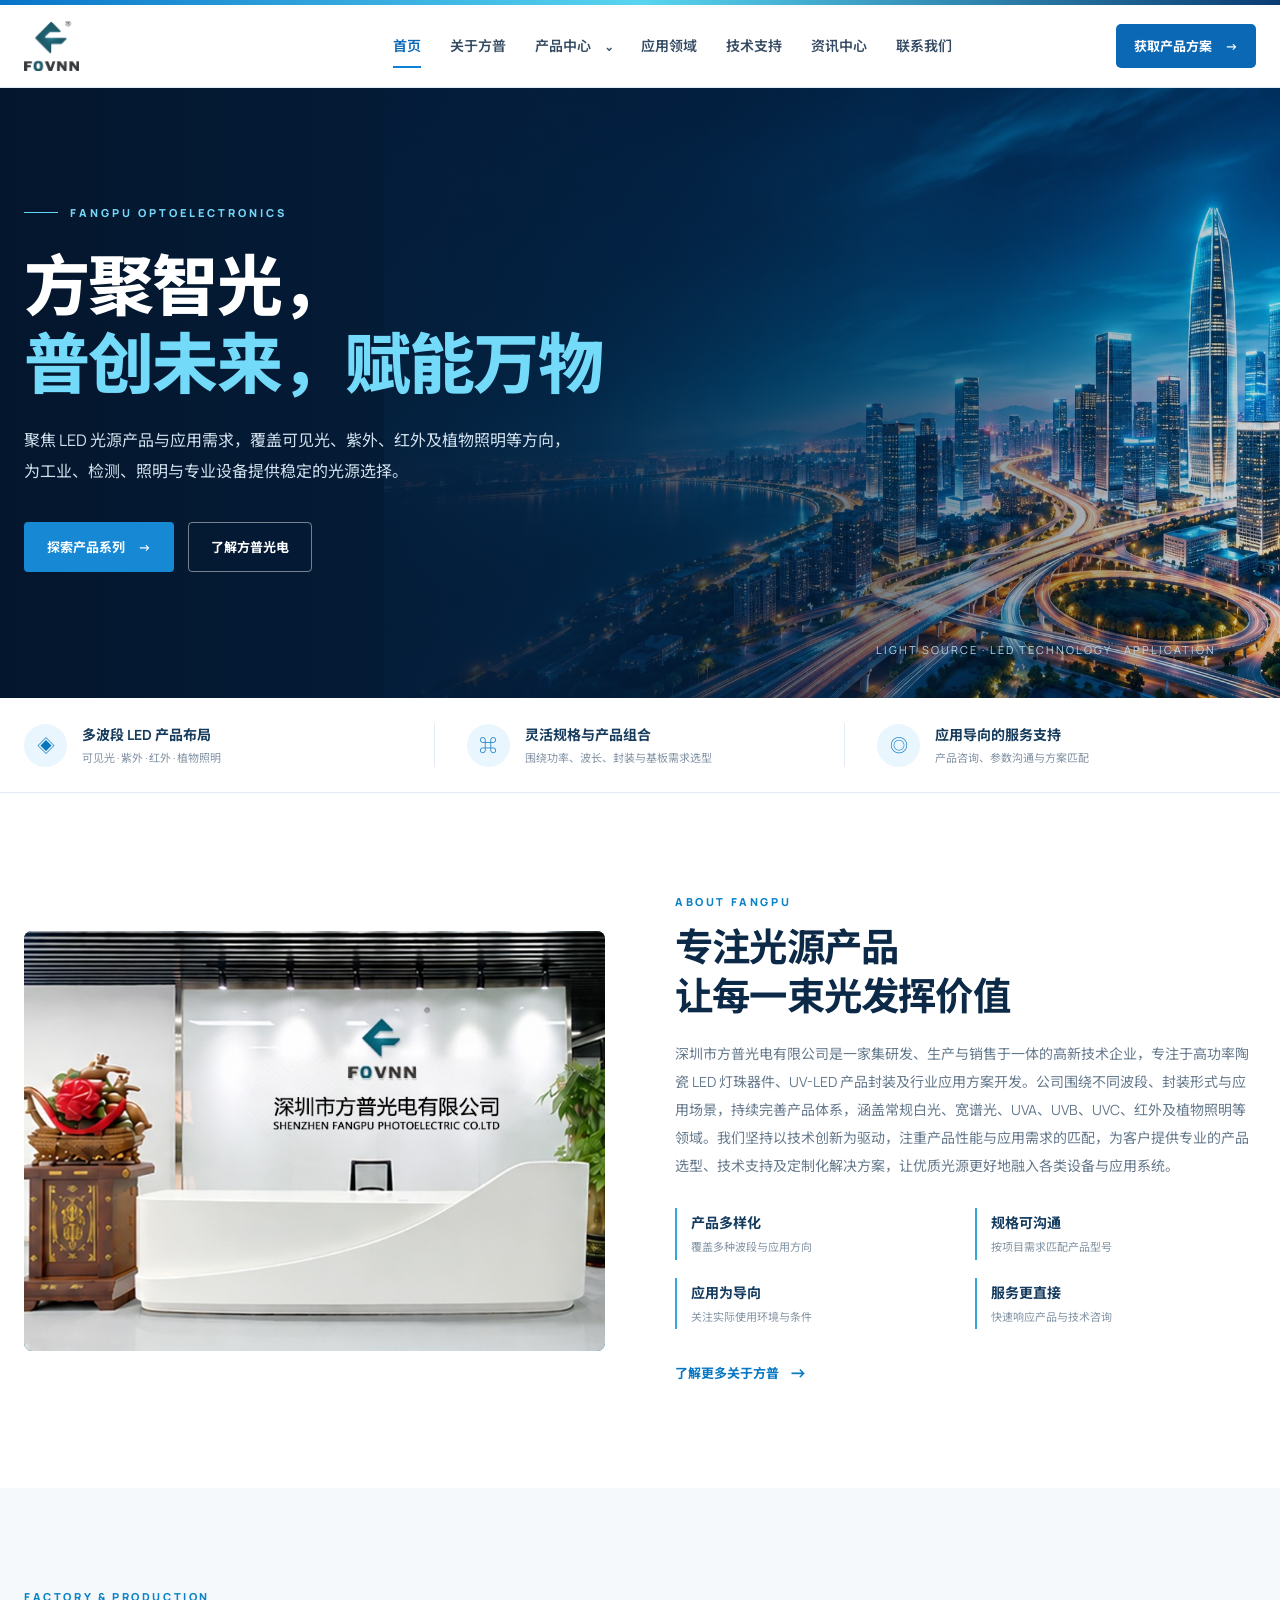
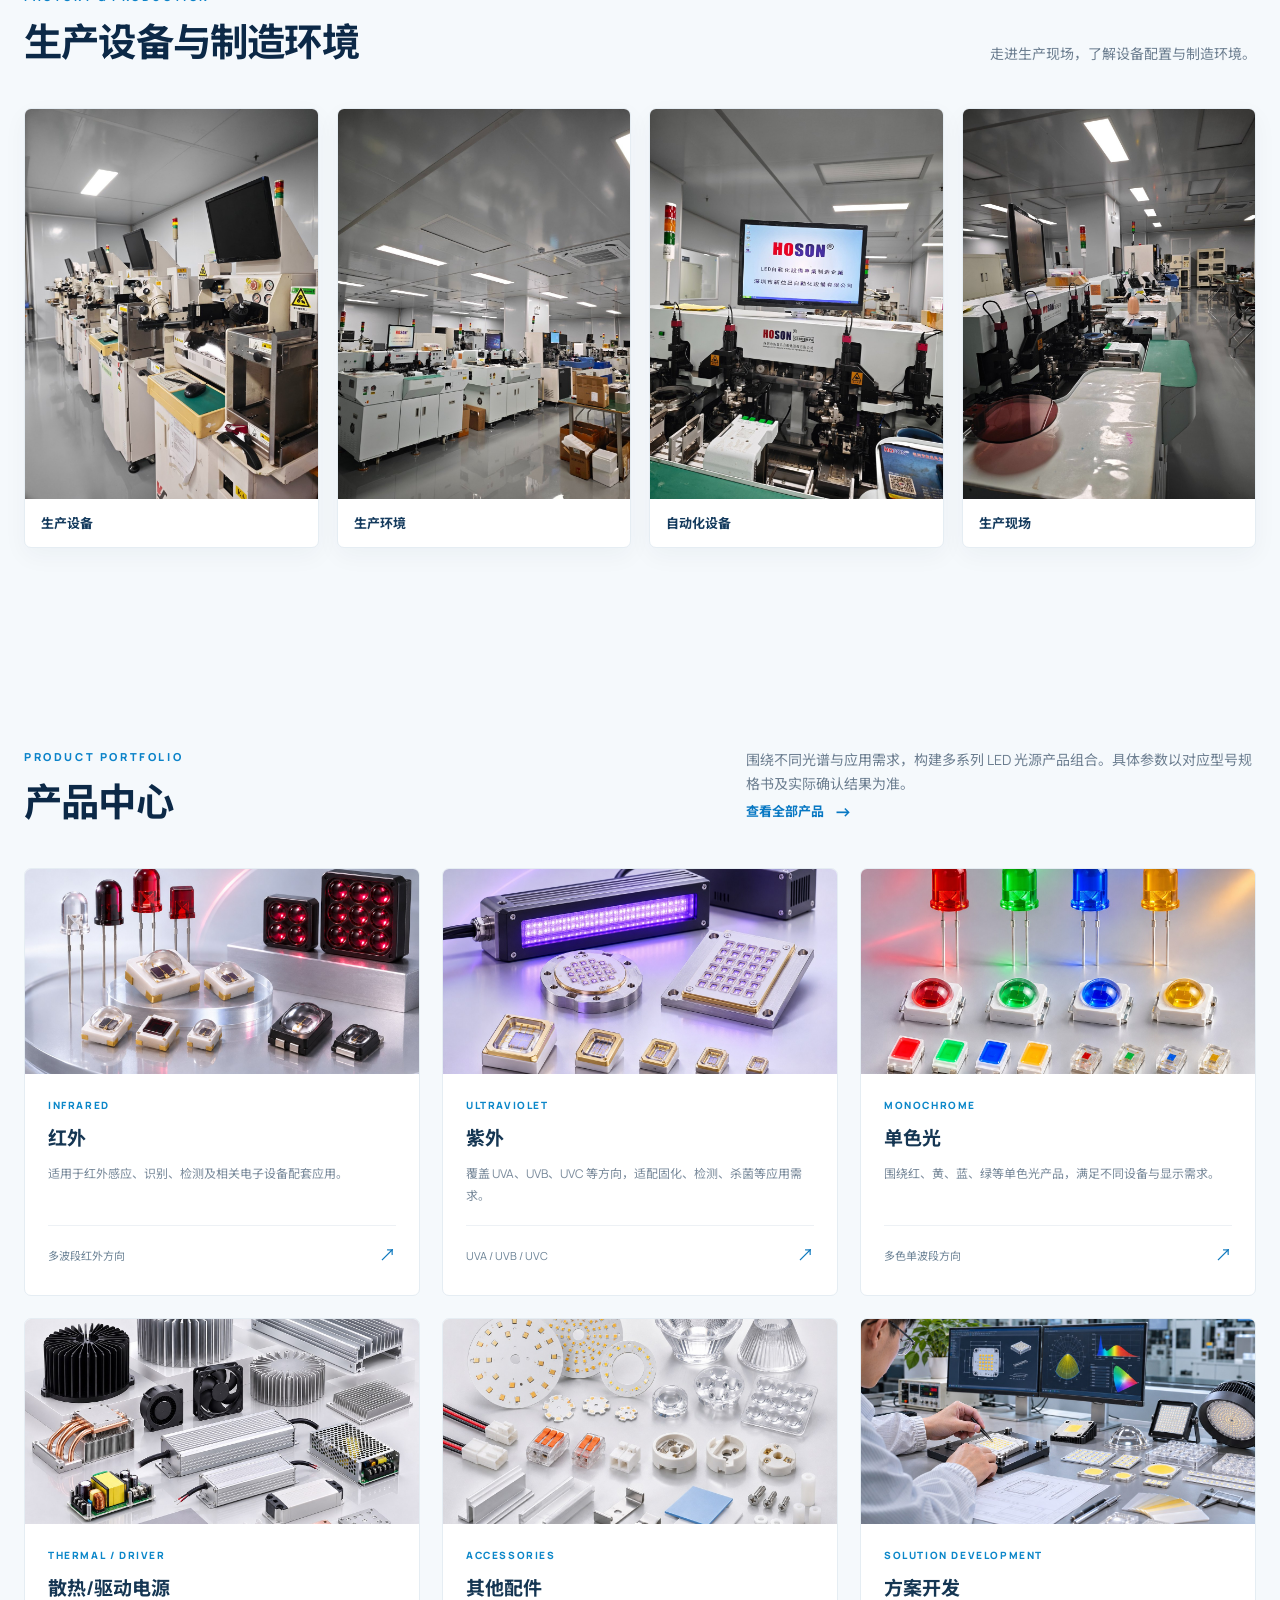
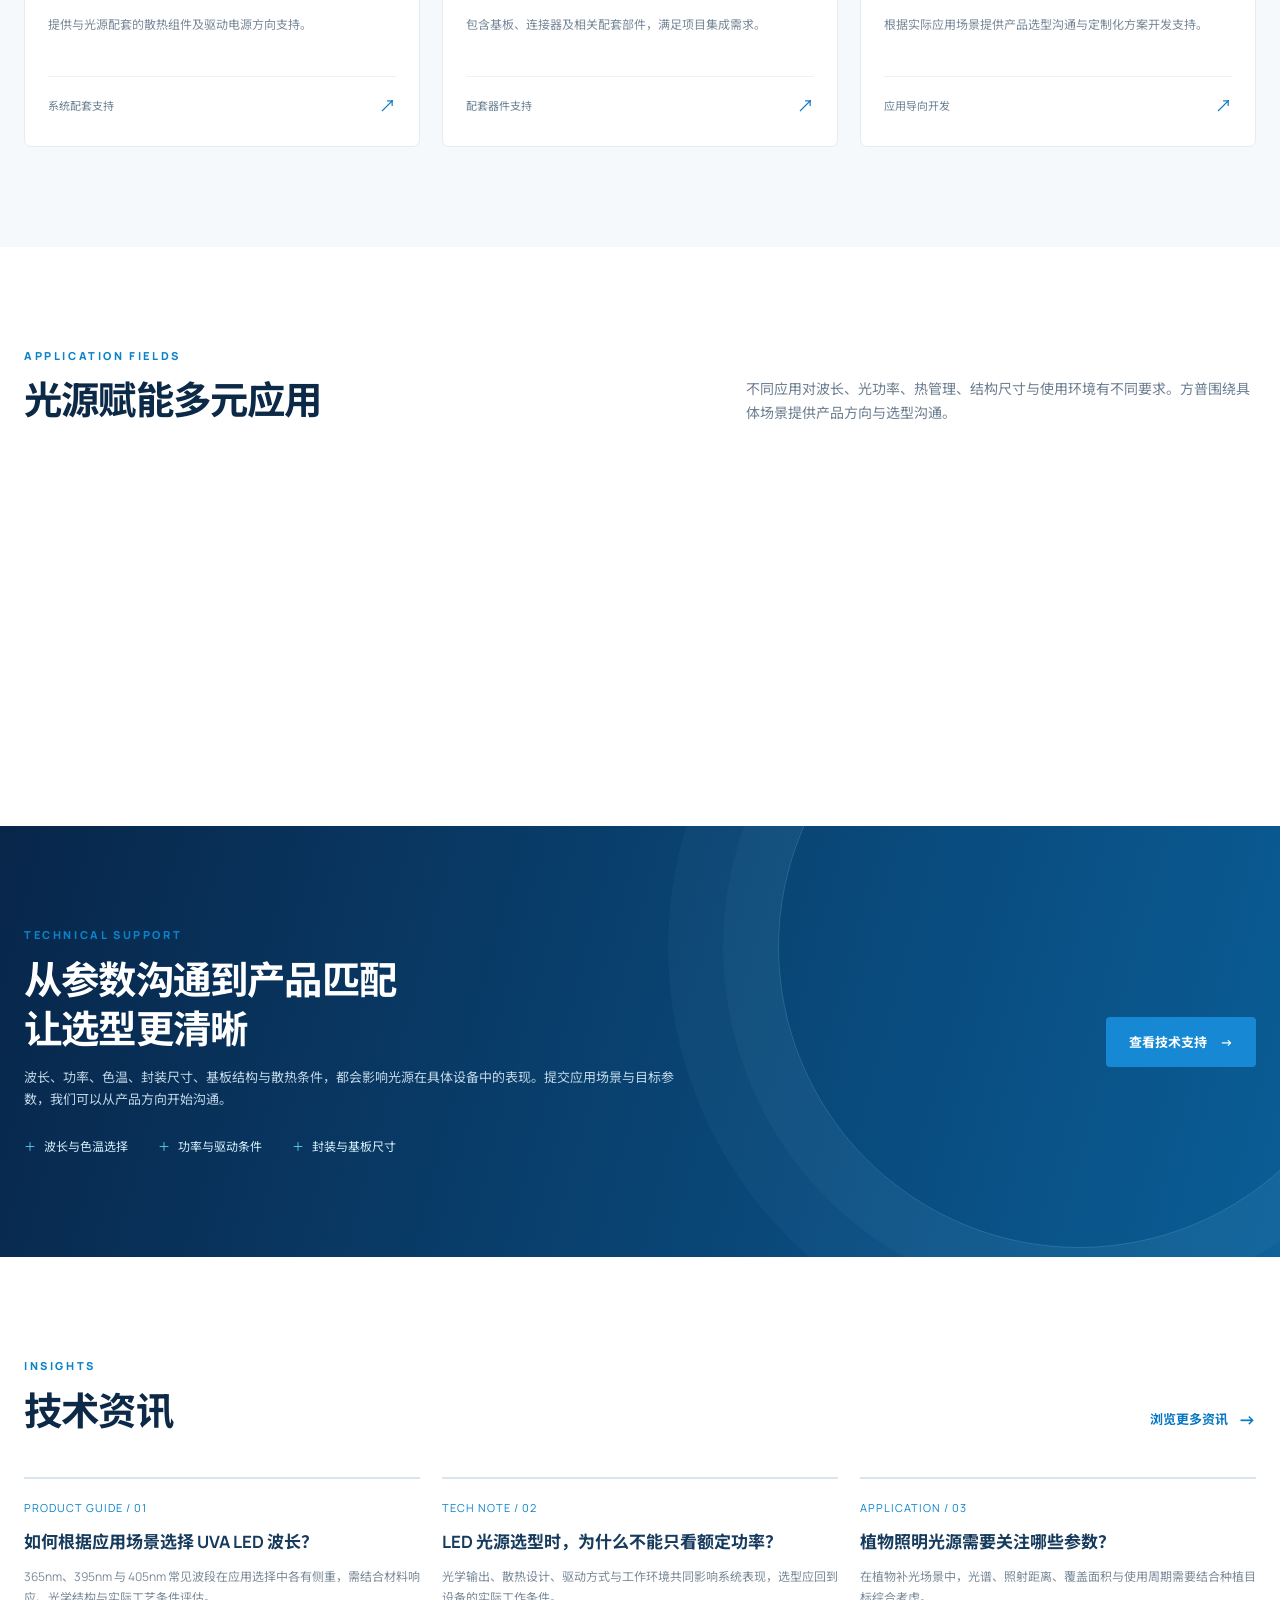
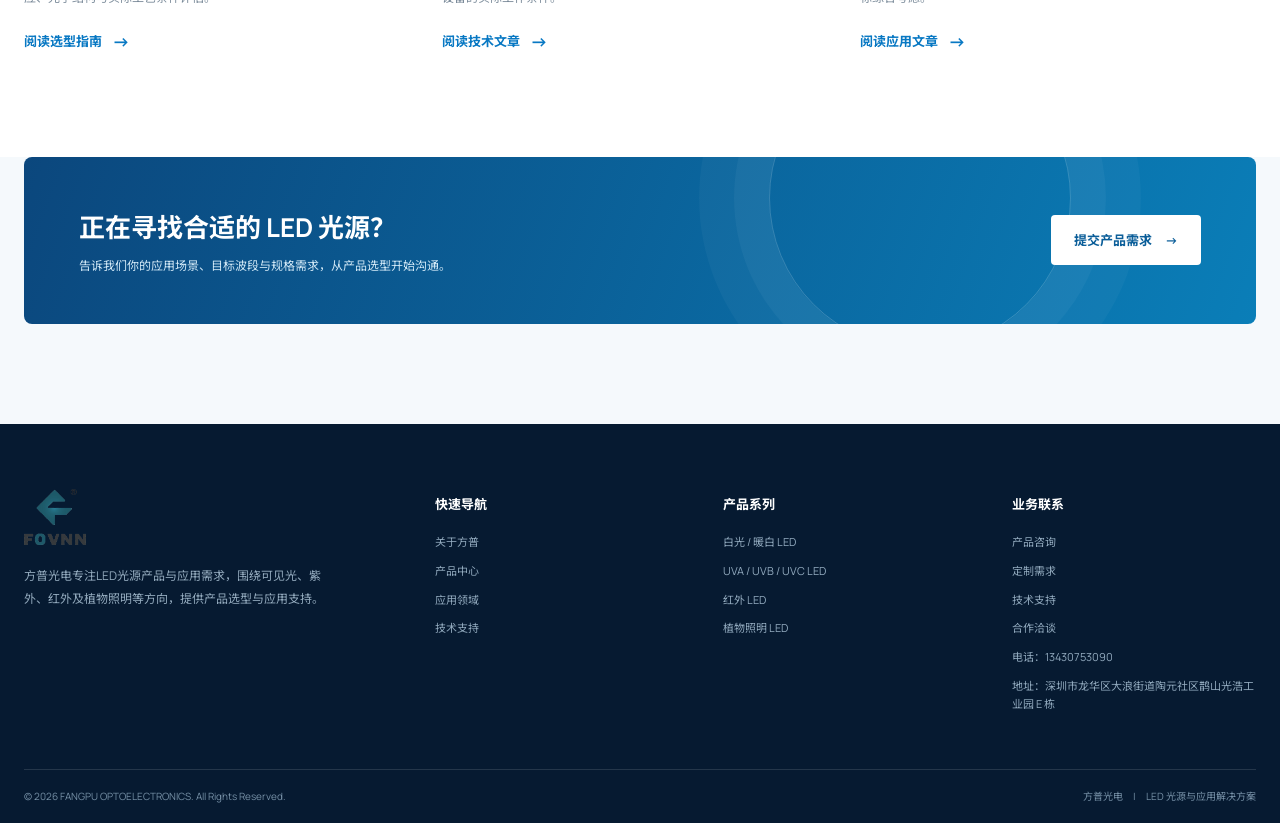
<file: fangpu-led-website/index.html>
<!DOCTYPE html>

<html lang="zh-CN"><head><meta charset="utf-8"/><meta content="width=device-width,initial-scale=1" name="viewport"/><meta content="方普光电 FANGPU，专注可见光、UVA、UVB、UVC、红外及植物照明 LED 光源产品与应用支持。" name="description"/><meta content="#071b34" name="theme-color"/><title>首页｜方普光电 FANGPU</title><link href="assets/images/favicon.svg" rel="icon" type="image/svg+xml"/><link href="assets/css/style.css" rel="stylesheet"/></head><body data-page="home"><div class="topline"></div><header class="site-header"><div class="container nav-wrap"><a aria-label="方普光电首页" class="brand" href="index.html"><img alt="FOVNN Logo" class="brand-logo" src="assets/images/fovnn-logo.png"/></a><nav aria-label="主导航" class="main-nav"><a class="nav-link" data-nav="home" href="index.html">首页</a><a class="nav-link" data-nav="about" href="about.html">关于方普</a><div class="nav-drop"><a class="nav-link" data-nav="products" href="products.html">产品中心　⌄</a><div class="drop-menu"><a href="products.html#visible">可见光 LED</a><a href="products.html#uv">UV LED 紫外光源</a><a href="products.html#ir">IR LED 红外光源</a><a href="products.html#plant">植物照明 LED</a></div></div><a class="nav-link" data-nav="applications" href="applications.html">应用领域</a><a class="nav-link" data-nav="technology" href="technology.html">技术支持</a><a class="nav-link" data-nav="news" href="news.html">资讯中心</a><a class="nav-link" data-nav="contact" href="contact.html">联系我们</a></nav><a class="nav-cta" href="contact.html">获取产品方案　→</a><button aria-expanded="false" aria-label="打开导航" class="menu-toggle">☰</button></div></header><main><section class="hero"><img alt="抽象LED半导体芯片视觉图" class="hero-art" src="assets/images/hero-city-night.jpg"/><div class="container"><div class="hero-content"><div class="eyebrow">FANGPU OPTOELECTRONICS</div><h1>方聚智光，<br/><span>普创未来，赋能万物</span></h1><p>聚焦 LED 光源产品与应用需求，覆盖可见光、紫外、红外及植物照明等方向，为工业、检测、照明与专业设备提供稳定的光源选择。</p><div class="hero-actions"><a class="btn btn-primary" href="products.html">探索产品系列　→</a><a class="btn btn-outline" href="about.html">了解方普光电</a></div></div></div><div class="hero-note">LIGHT SOURCE · LED TECHNOLOGY · APPLICATION</div></section>
<section class="trust-strip"><div class="container trust-grid"><div class="trust-item"><span class="trust-icon">◈</span><div><strong>多波段 LED 产品布局</strong><small>可见光 · 紫外 · 红外 · 植物照明</small></div></div><div class="trust-item"><span class="trust-icon">⌘</span><div><strong>灵活规格与产品组合</strong><small>围绕功率、波长、封装与基板需求选型</small></div></div><div class="trust-item"><span class="trust-icon">◎</span><div><strong>应用导向的服务支持</strong><small>产品咨询、参数沟通与方案匹配</small></div></div></div></section>
<section class="section"><div class="container about-grid"><div class="about-visual about-photo-wrap reveal"><img alt="深圳市方普光电有限公司前台形象" class="about-photo" src="assets/images/fangpu-reception.jpg"/></div><div class="about-copy reveal"><div class="section-kicker">ABOUT FANGPU</div><h2 class="section-title">专注光源产品<br/>让每一束光发挥价值</h2><p>深圳市方普光电有限公司是一家集研发、生产与销售于一体的高新技术企业，专注于高功率陶瓷 LED 灯珠器件、UV-LED 产品封装及行业应用方案开发。公司围绕不同波段、封装形式与应用场景，持续完善产品体系，涵盖常规白光、宽谱光、UVA、UVB、UVC、红外及植物照明等领域。我们坚持以技术创新为驱动，注重产品性能与应用需求的匹配，为客户提供专业的产品选型、技术支持及定制化解决方案，让优质光源更好地融入各类设备与应用系统。</p><div class="feature-list"><div class="feature"><strong>产品多样化</strong><span>覆盖多种波段与应用方向</span></div><div class="feature"><strong>规格可沟通</strong><span>按项目需求匹配产品型号</span></div><div class="feature"><strong>应用为导向</strong><span>关注实际使用环境与条件</span></div><div class="feature"><strong>服务更直接</strong><span>快速响应产品与技术咨询</span></div></div><div style="margin-top:28px"><a class="text-link" href="about.html">了解更多关于方普</a></div></div></div></section><section class="section factory-section" id="factory-gallery"><div class="container"><div class="section-head"><div><div class="section-kicker">FACTORY &amp; PRODUCTION</div><h2 class="section-title">生产设备与制造环境</h2></div><p class="section-desc">走进生产现场，了解设备配置与制造环境。</p></div><div class="factory-grid"><figure class="factory-card reveal"><img alt="工厂生产设备现场" loading="lazy" src="assets/images/factory-1.jpg"/><figcaption>生产设备</figcaption></figure><figure class="factory-card reveal"><img alt="工厂生产环境" loading="lazy" src="assets/images/factory-2.jpg"/><figcaption>生产环境</figcaption></figure><figure class="factory-card reveal"><img alt="自动化设备近景" loading="lazy" src="assets/images/factory-3.jpg"/><figcaption>自动化设备</figcaption></figure><figure class="factory-card reveal"><img alt="工厂设备与作业现场" loading="lazy" src="assets/images/factory-4.jpg"/><figcaption>生产现场</figcaption></figure></div></div></section>
<section class="section section-pale"><div class="container"><div class="section-head"><div><div class="section-kicker">PRODUCT PORTFOLIO</div><h2 class="section-title">产品中心</h2></div><div><p class="section-desc">围绕不同光谱与应用需求，构建多系列 LED 光源产品组合。具体参数以对应型号规格书及实际确认结果为准。</p><a class="text-link" href="products.html">查看全部产品</a></div></div><div class="product-grid"><a class="product-card reveal" href="products.html#infrared"><div class="product-image"><img alt="红外产品示意" src="assets/images/product-infrared.jpg"/></div><div class="product-body"><div class="product-tag">INFRARED</div><h3>红外</h3><p>适用于红外感应、识别、检测及相关电子设备配套应用。</p><div class="product-meta"><span>多波段红外方向</span><b>↗</b></div></div></a><a class="product-card reveal" href="products.html#ultraviolet"><div class="product-image"><img alt="紫外产品示意" src="assets/images/product-ultraviolet.jpg"/></div><div class="product-body"><div class="product-tag">ULTRAVIOLET</div><h3>紫外</h3><p>覆盖 UVA、UVB、UVC 等方向，适配固化、检测、杀菌等应用需求。</p><div class="product-meta"><span>UVA / UVB / UVC</span><b>↗</b></div></div></a><a class="product-card reveal" href="products.html#monochrome"><div class="product-image"><img alt="单色光产品示意" src="assets/images/product-monochrome.jpg"/></div><div class="product-body"><div class="product-tag">MONOCHROME</div><h3>单色光</h3><p>围绕红、黄、蓝、绿等单色光产品，满足不同设备与显示需求。</p><div class="product-meta"><span>多色单波段方向</span><b>↗</b></div></div></a><a class="product-card reveal" href="products.html#thermal-driver"><div class="product-image"><img alt="散热驱动电源示意" src="assets/images/product-thermal-driver.jpg"/></div><div class="product-body"><div class="product-tag">THERMAL / DRIVER</div><h3>散热/驱动电源</h3><p>提供与光源配套的散热组件及驱动电源方向支持。</p><div class="product-meta"><span>系统配套支持</span><b>↗</b></div></div></a><a class="product-card reveal" href="products.html#accessories"><div class="product-image"><img alt="其他配件示意" src="assets/images/product-accessories.jpg"/></div><div class="product-body"><div class="product-tag">ACCESSORIES</div><h3>其他配件</h3><p>包含基板、连接器及相关配套部件，满足项目集成需求。</p><div class="product-meta"><span>配套器件支持</span><b>↗</b></div></div></a><a class="product-card reveal" href="products.html#solutions"><div class="product-image"><img alt="方案开发示意" src="assets/images/product-solutions.jpg"/></div><div class="product-body"><div class="product-tag">SOLUTION DEVELOPMENT</div><h3>方案开发</h3><p>根据实际应用场景提供产品选型沟通与定制化方案开发支持。</p><div class="product-meta"><span>应用导向开发</span><b>↗</b></div></div></a></div></div></section>
<section class="section"><div class="container"><div class="section-head"><div><div class="section-kicker">APPLICATION FIELDS</div><h2 class="section-title">光源赋能多元应用</h2></div><p class="section-desc">不同应用对波长、光功率、热管理、结构尺寸与使用环境有不同要求。方普围绕具体场景提供产品方向与选型沟通。</p></div><div class="application-grid"><a class="app-card reveal" href="applications.html"><img alt="工业检测场景示意" src="assets/images/app-industrial.svg"/><div class="app-copy"><small>01 / INDUSTRIAL</small><h3>工业检测与固化</h3><p>紫外光源与可见光检测方向</p></div></a><a class="app-card reveal" href="applications.html"><img alt="光学传感场景示意" src="assets/images/app-sensing.svg"/><div class="app-copy"><small>02 / SENSING</small><h3>光学检测与传感</h3><p>红外及特定波段光源应用</p></div></a><a class="app-card reveal" href="applications.html"><img alt="植物照明场景示意" src="assets/images/app-grow.svg"/><div class="app-copy"><small>03 / HORTICULTURE</small><h3>植物照明</h3><p>设施农业与植物补光方向</p></div></a><a class="app-card reveal" href="applications.html"><img alt="专业照明场景示意" src="assets/images/app-lighting.svg"/><div class="app-copy"><small>04 / LIGHTING</small><h3>专业照明</h3><p>白光与暖白光源应用</p></div></a></div></div></section>
<section class="section tech-band"><div class="container tech-inner"><div><div class="section-kicker">TECHNICAL SUPPORT</div><h2 class="section-title">从参数沟通到产品匹配<br/>让选型更清晰</h2><p>波长、功率、色温、封装尺寸、基板结构与散热条件，都会影响光源在具体设备中的表现。提交应用场景与目标参数，我们可以从产品方向开始沟通。</p><div class="tech-points"><span>波长与色温选择</span><span>功率与驱动条件</span><span>封装与基板尺寸</span></div></div><a class="btn btn-primary" href="technology.html">查看技术支持　→</a></div></section>
<section class="section"><div class="container"><div class="section-head"><div><div class="section-kicker">INSIGHTS</div><h2 class="section-title">技术资讯</h2></div><a class="text-link" href="news.html">浏览更多资讯</a></div><div class="news-grid"><article class="news-card reveal"><div class="news-date">PRODUCT GUIDE / 01</div><h3>如何根据应用场景选择 UVA LED 波长？</h3><p>365nm、395nm 与 405nm 常见波段在应用选择中各有侧重，需结合材料响应、光学结构与实际工艺条件评估。</p><a class="text-link" href="news.html">阅读选型指南</a></article><article class="news-card reveal"><div class="news-date">TECH NOTE / 02</div><h3>LED 光源选型时，为什么不能只看额定功率？</h3><p>光学输出、散热设计、驱动方式与工作环境共同影响系统表现，选型应回到设备的实际工作条件。</p><a class="text-link" href="news.html">阅读技术文章</a></article><article class="news-card reveal"><div class="news-date">APPLICATION / 03</div><h3>植物照明光源需要关注哪些参数？</h3><p>在植物补光场景中，光谱、照射距离、覆盖面积与使用周期需要结合种植目标综合考虑。</p><a class="text-link" href="news.html">阅读应用文章</a></article></div></div></section>
<section class="section section-pale" style="padding-top:0"><div class="container"><div class="cta-panel"><div><h2>正在寻找合适的 LED 光源？</h2><p>告诉我们你的应用场景、目标波段与规格需求，从产品选型开始沟通。</p></div><a class="btn" href="contact.html">提交产品需求　→</a></div></div></section></main><footer class="site-footer"><div class="container"><div class="footer-top"><div class="footer-brand"><a class="brand" href="index.html"><img alt="FOVNN Logo" class="brand-logo" src="assets/images/fovnn-logo.png"/></a><p>方普光电专注LED光源产品与应用需求，围绕可见光、紫外、红外及植物照明等方向，提供产品选型与应用支持。</p></div><div class="footer-col"><h4>快速导航</h4><a href="about.html">关于方普</a><a href="products.html">产品中心</a><a href="applications.html">应用领域</a><a href="technology.html">技术支持</a></div><div class="footer-col"><h4>产品系列</h4><a href="products.html#visible">白光 / 暖白 LED</a><a href="products.html#uv">UVA / UVB / UVC LED</a><a href="products.html#ir">红外 LED</a><a href="products.html#plant">植物照明 LED</a></div><div class="footer-col"><h4>业务联系</h4><a href="contact.html">产品咨询</a><a href="contact.html">定制需求</a><a href="contact.html">技术支持</a><a href="contact.html">合作洽谈</a><a href="tel:13430753090">电话：13430753090</a><a href="contact.html">地址：深圳市龙华区大浪街道陶元社区鹊山光浩工业园 E 栋</a></div></div><div class="footer-bottom"><span>© 2026 FANGPU OPTOELECTRONICS. All Rights Reserved.</span><span>方普光电　|　LED 光源与应用解决方案</span></div></div></footer><button aria-label="返回顶部" class="back-top">↑</button><script src="assets/js/main.js"></script></body></html>
</file>
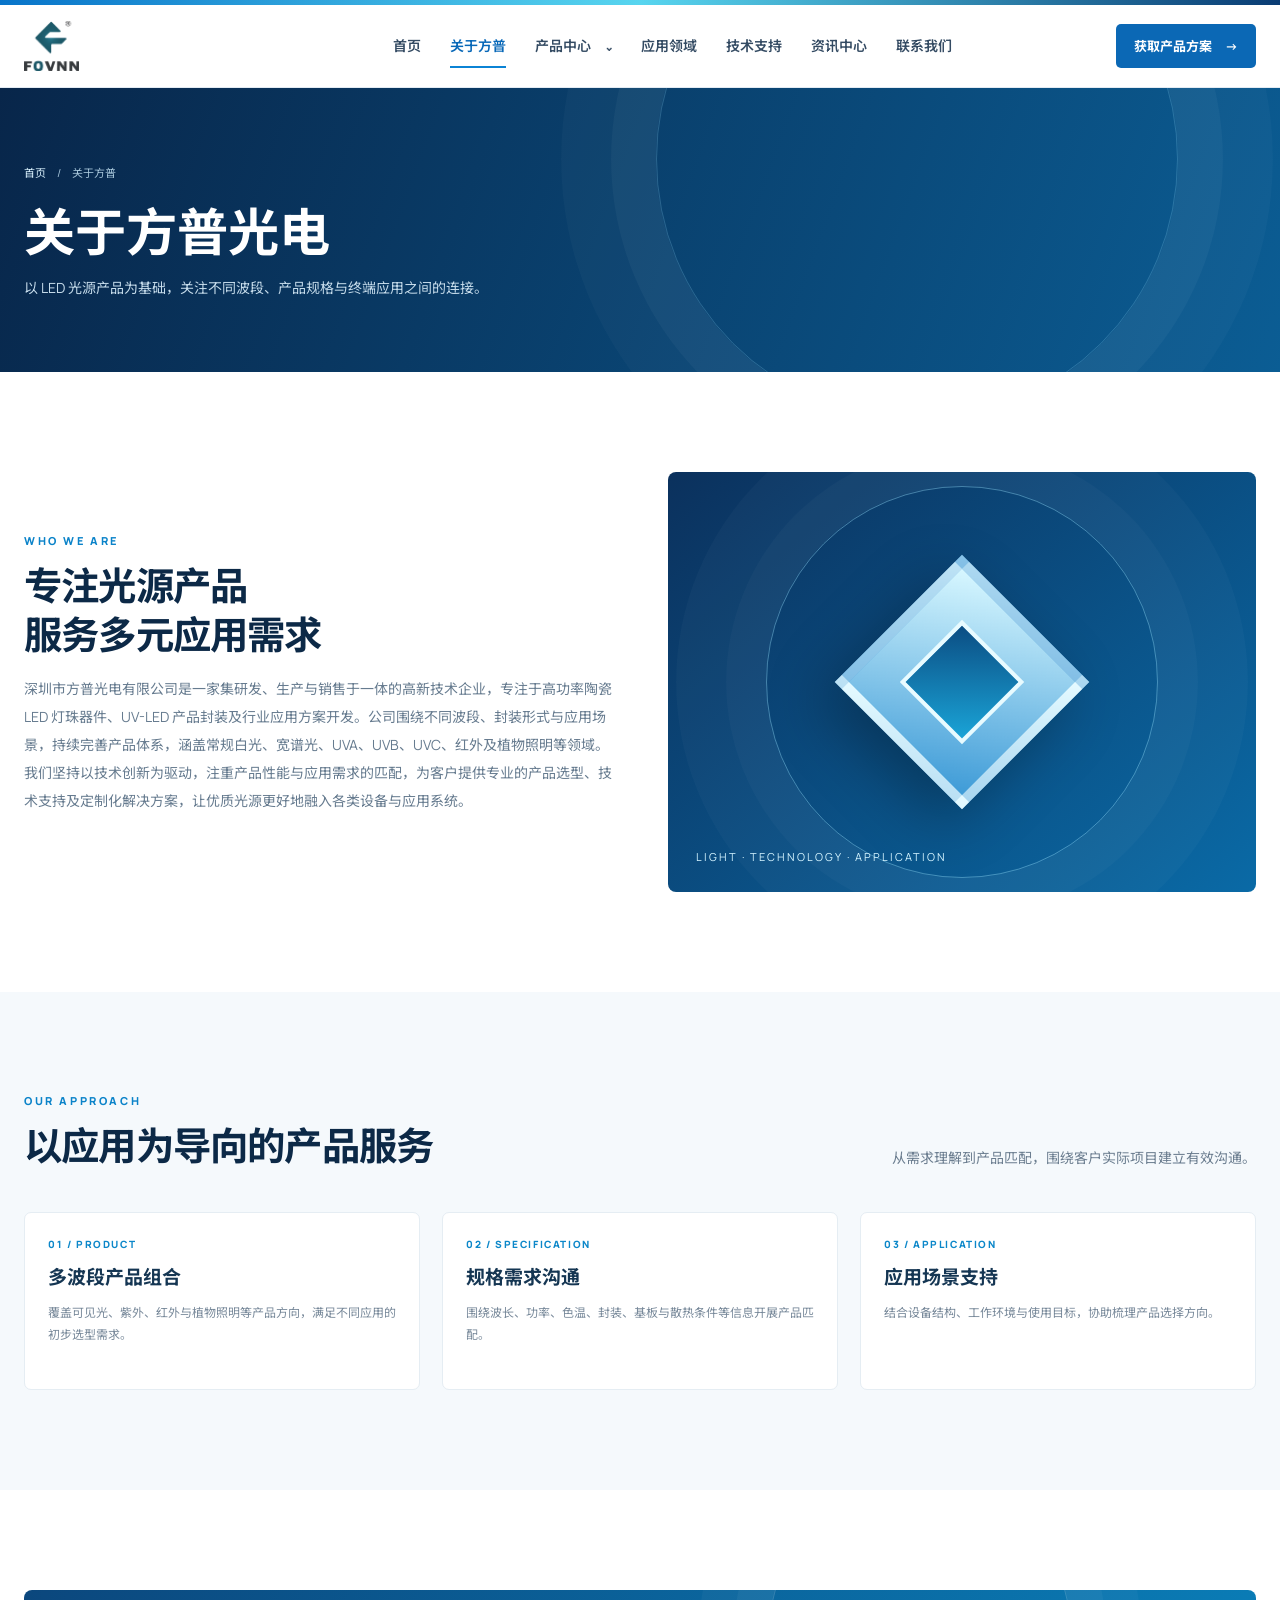
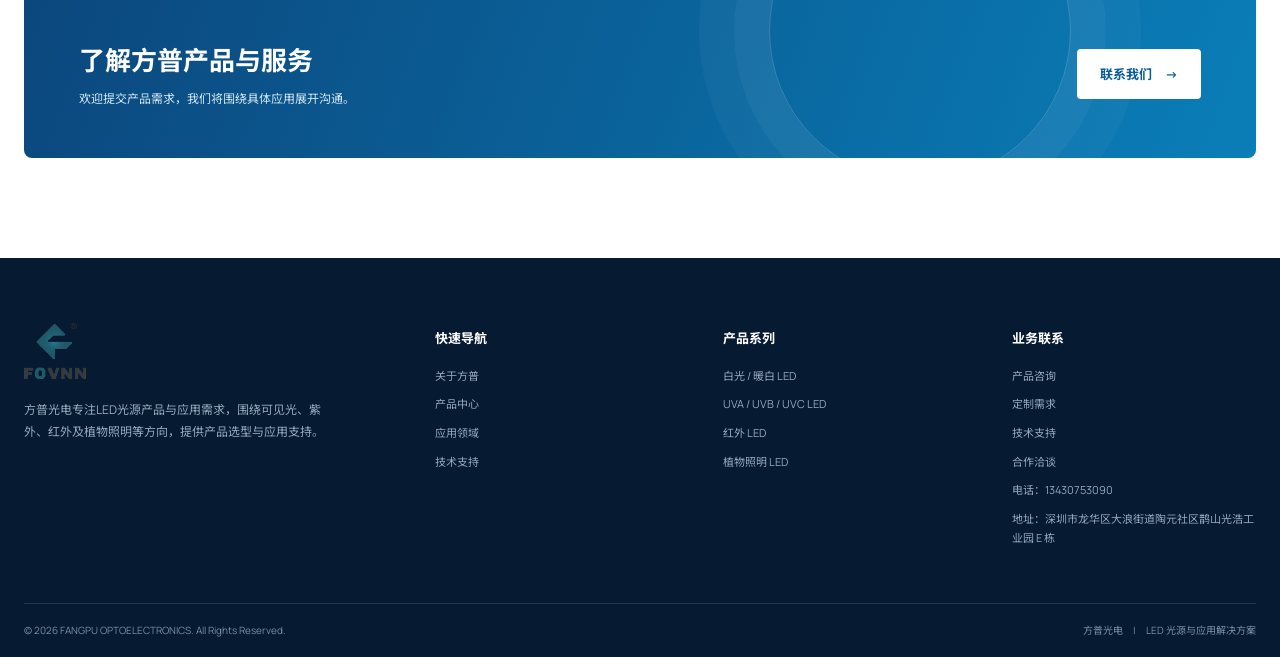
<file: fangpu-led-website/about.html>
<!DOCTYPE html>
<html lang="zh-CN"><head><meta charset="utf-8"/><meta content="width=device-width,initial-scale=1" name="viewport"/><meta content="了解方普光电的LED产品方向、服务理念与应用支持。" name="description"/><meta content="#071b34" name="theme-color"/><title>关于方普｜方普光电 FANGPU</title><link href="assets/images/favicon.svg" rel="icon" type="image/svg+xml"/><link href="assets/css/style.css" rel="stylesheet"/></head><body data-page="about"><div class="topline"></div><header class="site-header"><div class="container nav-wrap"><a aria-label="方普光电首页" class="brand" href="index.html"><img alt="FOVNN Logo" class="brand-logo" src="assets/images/fovnn-logo.png"/></a><nav aria-label="主导航" class="main-nav"><a class="nav-link" data-nav="home" href="index.html">首页</a><a class="nav-link" data-nav="about" href="about.html">关于方普</a><div class="nav-drop"><a class="nav-link" data-nav="products" href="products.html">产品中心　⌄</a><div class="drop-menu"><a href="products.html#visible">可见光 LED</a><a href="products.html#uv">UV LED 紫外光源</a><a href="products.html#ir">IR LED 红外光源</a><a href="products.html#plant">植物照明 LED</a></div></div><a class="nav-link" data-nav="applications" href="applications.html">应用领域</a><a class="nav-link" data-nav="technology" href="technology.html">技术支持</a><a class="nav-link" data-nav="news" href="news.html">资讯中心</a><a class="nav-link" data-nav="contact" href="contact.html">联系我们</a></nav><a class="nav-cta" href="contact.html">获取产品方案　→</a><button aria-expanded="false" aria-label="打开导航" class="menu-toggle">☰</button></div></header><main><section class="page-hero"><div class="container"><div class="breadcrumb"><a href="index.html">首页</a>　/　关于方普</div><h1>关于方普光电</h1><p>以 LED 光源产品为基础，关注不同波段、产品规格与终端应用之间的连接。</p></div></section><section class="section"><div class="container two-col"><div class="prose"><div class="section-kicker">WHO WE ARE</div><h2 class="section-title">专注光源产品<br/>服务多元应用需求</h2><p>深圳市方普光电有限公司是一家集研发、生产与销售于一体的高新技术企业，专注于高功率陶瓷 LED 灯珠器件、UV-LED 产品封装及行业应用方案开发。公司围绕不同波段、封装形式与应用场景，持续完善产品体系，涵盖常规白光、宽谱光、UVA、UVB、UVC、红外及植物照明等领域。我们坚持以技术创新为驱动，注重产品性能与应用需求的匹配，为客户提供专业的产品选型、技术支持及定制化解决方案，让优质光源更好地融入各类设备与应用系统。</p></div><div class="about-visual"><div class="about-chip"></div><div class="about-visual-label">LIGHT · TECHNOLOGY · APPLICATION</div></div></div></section><section class="section section-pale"><div class="container"><div class="section-head"><div><div class="section-kicker">OUR APPROACH</div><h2 class="section-title">以应用为导向的产品服务</h2></div><p class="section-desc">从需求理解到产品匹配，围绕客户实际项目建立有效沟通。</p></div><div class="product-grid"><div class="product-card"><div class="product-body"><div class="product-tag">01 / PRODUCT</div><h3>多波段产品组合</h3><p>覆盖可见光、紫外、红外与植物照明等产品方向，满足不同应用的初步选型需求。</p></div></div><div class="product-card"><div class="product-body"><div class="product-tag">02 / SPECIFICATION</div><h3>规格需求沟通</h3><p>围绕波长、功率、色温、封装、基板与散热条件等信息开展产品匹配。</p></div></div><div class="product-card"><div class="product-body"><div class="product-tag">03 / APPLICATION</div><h3>应用场景支持</h3><p>结合设备结构、工作环境与使用目标，协助梳理产品选择方向。</p></div></div></div></div></section><section class="section"><div class="container"><div class="cta-panel"><div><h2>了解方普产品与服务</h2><p>欢迎提交产品需求，我们将围绕具体应用展开沟通。</p></div><a class="btn" href="contact.html">联系我们　→</a></div></div></section></main><footer class="site-footer"><div class="container"><div class="footer-top"><div class="footer-brand"><a class="brand" href="index.html"><img alt="FOVNN Logo" class="brand-logo" src="assets/images/fovnn-logo.png"/></a><p>方普光电专注LED光源产品与应用需求，围绕可见光、紫外、红外及植物照明等方向，提供产品选型与应用支持。</p></div><div class="footer-col"><h4>快速导航</h4><a href="about.html">关于方普</a><a href="products.html">产品中心</a><a href="applications.html">应用领域</a><a href="technology.html">技术支持</a></div><div class="footer-col"><h4>产品系列</h4><a href="products.html#visible">白光 / 暖白 LED</a><a href="products.html#uv">UVA / UVB / UVC LED</a><a href="products.html#ir">红外 LED</a><a href="products.html#plant">植物照明 LED</a></div><div class="footer-col"><h4>业务联系</h4><a href="contact.html">产品咨询</a><a href="contact.html">定制需求</a><a href="contact.html">技术支持</a><a href="contact.html">合作洽谈</a><a href="tel:13430753090">电话：13430753090</a><a href="contact.html">地址：深圳市龙华区大浪街道陶元社区鹊山光浩工业园 E 栋</a></div></div><div class="footer-bottom"><span>© 2026 FANGPU OPTOELECTRONICS. All Rights Reserved.</span><span>方普光电　|　LED 光源与应用解决方案</span></div></div></footer><button aria-label="返回顶部" class="back-top">↑</button><script src="assets/js/main.js"></script></body></html>
</file>
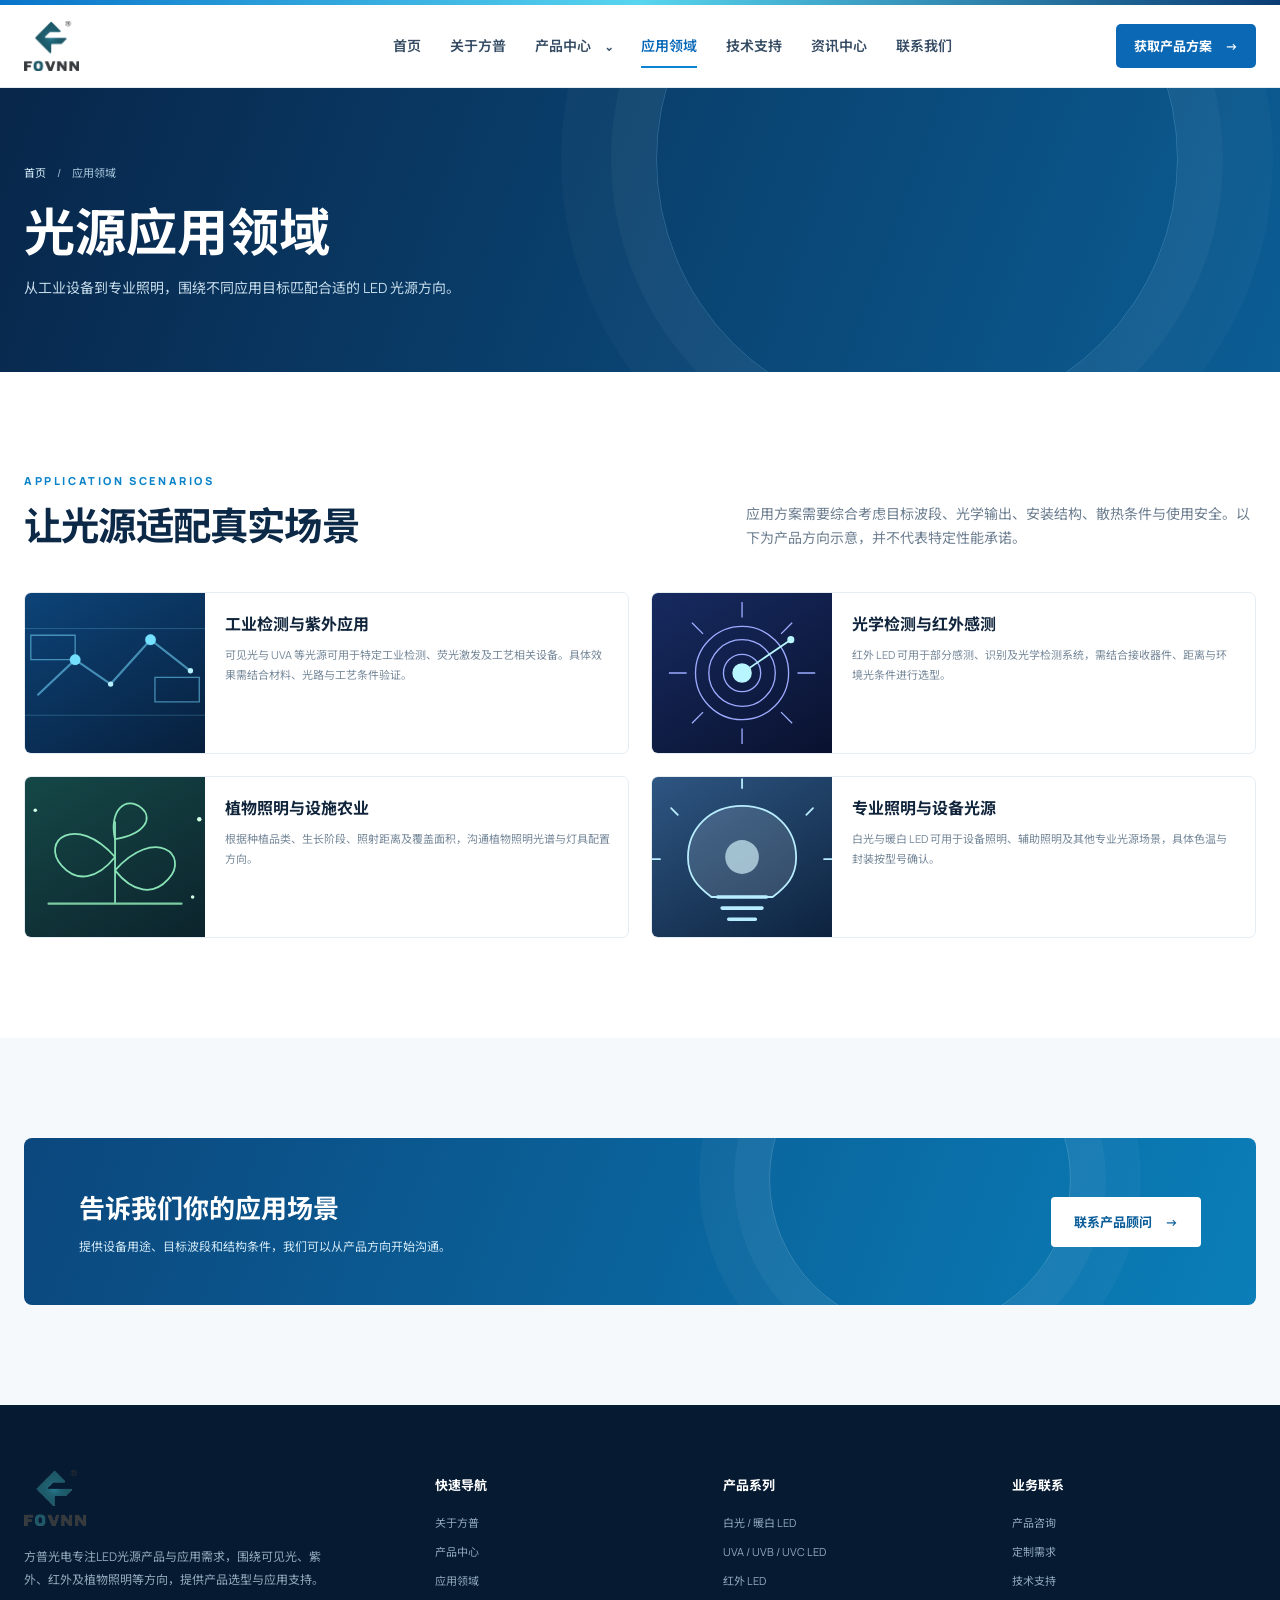
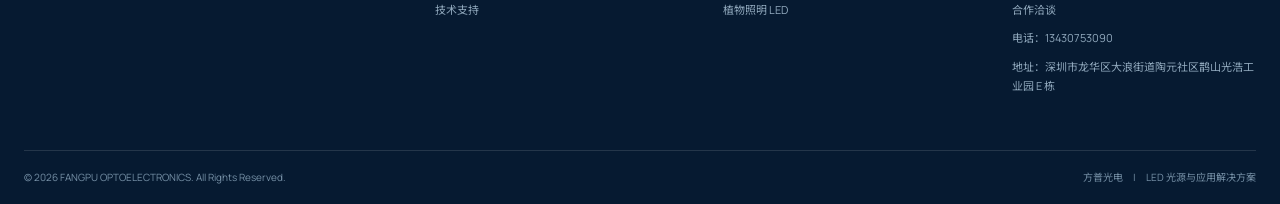
<file: fangpu-led-website/applications.html>
<!DOCTYPE html>
<html lang="zh-CN"><head><meta charset="utf-8"/><meta content="width=device-width,initial-scale=1" name="viewport"/><meta content="方普光电LED光源在工业检测、紫外应用、红外感测、植物照明与专业照明领域的应用方向。" name="description"/><meta content="#071b34" name="theme-color"/><title>应用领域｜方普光电 FANGPU</title><link href="assets/images/favicon.svg" rel="icon" type="image/svg+xml"/><link href="assets/css/style.css" rel="stylesheet"/></head><body data-page="applications"><div class="topline"></div><header class="site-header"><div class="container nav-wrap"><a aria-label="方普光电首页" class="brand" href="index.html"><img alt="FOVNN Logo" class="brand-logo" src="assets/images/fovnn-logo.png"/></a><nav aria-label="主导航" class="main-nav"><a class="nav-link" data-nav="home" href="index.html">首页</a><a class="nav-link" data-nav="about" href="about.html">关于方普</a><div class="nav-drop"><a class="nav-link" data-nav="products" href="products.html">产品中心　⌄</a><div class="drop-menu"><a href="products.html#visible">可见光 LED</a><a href="products.html#uv">UV LED 紫外光源</a><a href="products.html#ir">IR LED 红外光源</a><a href="products.html#plant">植物照明 LED</a></div></div><a class="nav-link" data-nav="applications" href="applications.html">应用领域</a><a class="nav-link" data-nav="technology" href="technology.html">技术支持</a><a class="nav-link" data-nav="news" href="news.html">资讯中心</a><a class="nav-link" data-nav="contact" href="contact.html">联系我们</a></nav><a class="nav-cta" href="contact.html">获取产品方案　→</a><button aria-expanded="false" aria-label="打开导航" class="menu-toggle">☰</button></div></header><main><section class="page-hero"><div class="container"><div class="breadcrumb"><a href="index.html">首页</a>　/　应用领域</div><h1>光源应用领域</h1><p>从工业设备到专业照明，围绕不同应用目标匹配合适的 LED 光源方向。</p></div></section><section class="section"><div class="container"><div class="section-head"><div><div class="section-kicker">APPLICATION SCENARIOS</div><h2 class="section-title">让光源适配真实场景</h2></div><p class="section-desc">应用方案需要综合考虑目标波段、光学输出、安装结构、散热条件与使用安全。以下为产品方向示意，并不代表特定性能承诺。</p></div><div class="application-detail"><article><img alt="工业应用示意" src="assets/images/app-industrial.svg"/><div><h3>工业检测与紫外应用</h3><p>可见光与 UVA 等光源可用于特定工业检测、荧光激发及工艺相关设备。具体效果需结合材料、光路与工艺条件验证。</p></div></article><article><img alt="红外传感应用示意" src="assets/images/app-sensing.svg"/><div><h3>光学检测与红外感测</h3><p>红外 LED 可用于部分感测、识别及光学检测系统，需结合接收器件、距离与环境光条件进行选型。</p></div></article><article><img alt="植物照明应用示意" src="assets/images/app-grow.svg"/><div><h3>植物照明与设施农业</h3><p>根据种植品类、生长阶段、照射距离及覆盖面积，沟通植物照明光谱与灯具配置方向。</p></div></article><article><img alt="专业照明应用示意" src="assets/images/app-lighting.svg"/><div><h3>专业照明与设备光源</h3><p>白光与暖白 LED 可用于设备照明、辅助照明及其他专业光源场景，具体色温与封装按型号确认。</p></div></article></div></div></section><section class="section section-pale"><div class="container"><div class="cta-panel"><div><h2>告诉我们你的应用场景</h2><p>提供设备用途、目标波段和结构条件，我们可以从产品方向开始沟通。</p></div><a class="btn" href="contact.html">联系产品顾问　→</a></div></div></section></main><footer class="site-footer"><div class="container"><div class="footer-top"><div class="footer-brand"><a class="brand" href="index.html"><img alt="FOVNN Logo" class="brand-logo" src="assets/images/fovnn-logo.png"/></a><p>方普光电专注LED光源产品与应用需求，围绕可见光、紫外、红外及植物照明等方向，提供产品选型与应用支持。</p></div><div class="footer-col"><h4>快速导航</h4><a href="about.html">关于方普</a><a href="products.html">产品中心</a><a href="applications.html">应用领域</a><a href="technology.html">技术支持</a></div><div class="footer-col"><h4>产品系列</h4><a href="products.html#visible">白光 / 暖白 LED</a><a href="products.html#uv">UVA / UVB / UVC LED</a><a href="products.html#ir">红外 LED</a><a href="products.html#plant">植物照明 LED</a></div><div class="footer-col"><h4>业务联系</h4><a href="contact.html">产品咨询</a><a href="contact.html">定制需求</a><a href="contact.html">技术支持</a><a href="contact.html">合作洽谈</a><a href="tel:13430753090">电话：13430753090</a><a href="contact.html">地址：深圳市龙华区大浪街道陶元社区鹊山光浩工业园 E 栋</a></div></div><div class="footer-bottom"><span>© 2026 FANGPU OPTOELECTRONICS. All Rights Reserved.</span><span>方普光电　|　LED 光源与应用解决方案</span></div></div></footer><button aria-label="返回顶部" class="back-top">↑</button><script src="assets/js/main.js"></script></body></html>
</file>
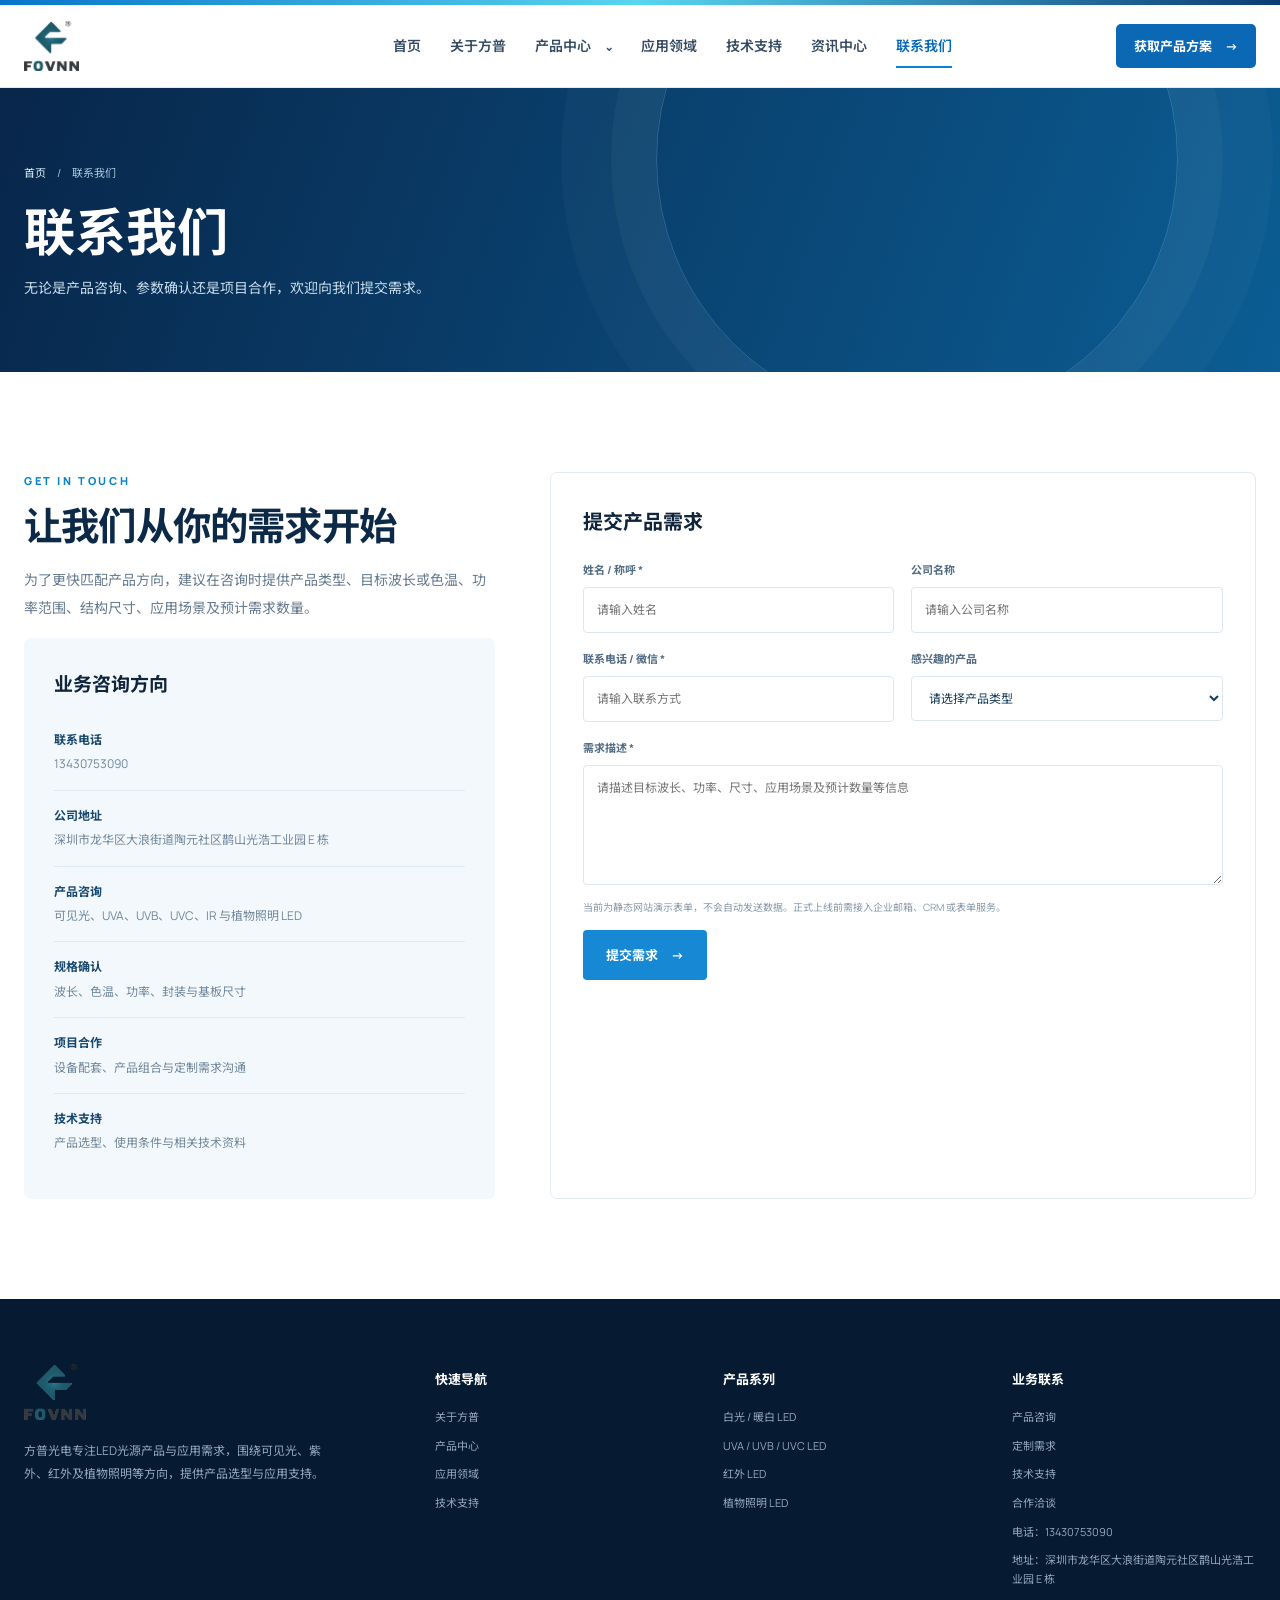
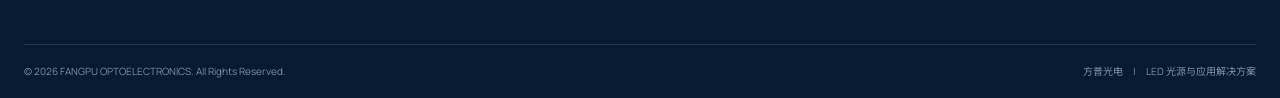
<file: fangpu-led-website/contact.html>
<!DOCTYPE html>
<html lang="zh-CN"><head><meta charset="utf-8"/><meta content="width=device-width,initial-scale=1" name="viewport"/><meta content="联系方普光电，咨询LED产品、规格参数、项目合作与技术支持。" name="description"/><meta content="#071b34" name="theme-color"/><title>联系我们｜方普光电 FANGPU</title><link href="assets/images/favicon.svg" rel="icon" type="image/svg+xml"/><link href="assets/css/style.css" rel="stylesheet"/></head><body data-page="contact"><div class="topline"></div><header class="site-header"><div class="container nav-wrap"><a aria-label="方普光电首页" class="brand" href="index.html"><img alt="FOVNN Logo" class="brand-logo" src="assets/images/fovnn-logo.png"/></a><nav aria-label="主导航" class="main-nav"><a class="nav-link" data-nav="home" href="index.html">首页</a><a class="nav-link" data-nav="about" href="about.html">关于方普</a><div class="nav-drop"><a class="nav-link" data-nav="products" href="products.html">产品中心　⌄</a><div class="drop-menu"><a href="products.html#visible">可见光 LED</a><a href="products.html#uv">UV LED 紫外光源</a><a href="products.html#ir">IR LED 红外光源</a><a href="products.html#plant">植物照明 LED</a></div></div><a class="nav-link" data-nav="applications" href="applications.html">应用领域</a><a class="nav-link" data-nav="technology" href="technology.html">技术支持</a><a class="nav-link" data-nav="news" href="news.html">资讯中心</a><a class="nav-link" data-nav="contact" href="contact.html">联系我们</a></nav><a class="nav-cta" href="contact.html">获取产品方案　→</a><button aria-expanded="false" aria-label="打开导航" class="menu-toggle">☰</button></div></header><main><section class="page-hero"><div class="container"><div class="breadcrumb"><a href="index.html">首页</a>　/　联系我们</div><h1>联系我们</h1><p>无论是产品咨询、参数确认还是项目合作，欢迎向我们提交需求。</p></div></section><section class="section"><div class="container contact-grid"><div><div class="section-kicker">GET IN TOUCH</div><h2 class="section-title">让我们从你的需求开始</h2><div class="prose"><p>为了更快匹配产品方向，建议在咨询时提供产品类型、目标波长或色温、功率范围、结构尺寸、应用场景及预计需求数量。</p></div><div class="contact-card"><h3>业务咨询方向</h3><div class="contact-item"><strong>联系电话</strong><span><a href="tel:13430753090">13430753090</a></span></div><div class="contact-item"><strong>公司地址</strong><span>深圳市龙华区大浪街道陶元社区鹊山光浩工业园 E 栋</span></div><div class="contact-item"><strong>产品咨询</strong><span>可见光、UVA、UVB、UVC、IR 与植物照明 LED</span></div><div class="contact-item"><strong>规格确认</strong><span>波长、色温、功率、封装与基板尺寸</span></div><div class="contact-item"><strong>项目合作</strong><span>设备配套、产品组合与定制需求沟通</span></div><div class="contact-item"><strong>技术支持</strong><span>产品选型、使用条件与相关技术资料</span></div></div></div><div class="form-card"><h3>提交产品需求</h3><form id="inquiry-form"><div class="form-grid"><div class="field"><label for="name">姓名 / 称呼 *</label><input id="name" name="name" placeholder="请输入姓名" required=""/></div><div class="field"><label for="company">公司名称</label><input id="company" name="company" placeholder="请输入公司名称"/></div><div class="field"><label for="phone">联系电话 / 微信 *</label><input id="phone" name="phone" placeholder="请输入联系方式" required=""/></div><div class="field"><label for="product">感兴趣的产品</label><select id="product" name="product"><option value="">请选择产品类型</option><option>白光 / 暖白 LED</option><option>UVA LED</option><option>UVB / UVC LED</option><option>IR 红外 LED</option><option>植物照明 LED</option><option>板载 / 定制光源</option><option>其他</option></select></div><div class="field full"><label for="message">需求描述 *</label><textarea id="message" name="message" placeholder="请描述目标波长、功率、尺寸、应用场景及预计数量等信息" required=""></textarea></div></div><p class="form-hint">当前为静态网站演示表单，不会自动发送数据。正式上线前需接入企业邮箱、CRM 或表单服务。</p><button class="btn btn-primary" type="submit">提交需求　→</button><div class="form-success" role="status"></div></form></div></div></section></main><footer class="site-footer"><div class="container"><div class="footer-top"><div class="footer-brand"><a class="brand" href="index.html"><img alt="FOVNN Logo" class="brand-logo" src="assets/images/fovnn-logo.png"/></a><p>方普光电专注LED光源产品与应用需求，围绕可见光、紫外、红外及植物照明等方向，提供产品选型与应用支持。</p></div><div class="footer-col"><h4>快速导航</h4><a href="about.html">关于方普</a><a href="products.html">产品中心</a><a href="applications.html">应用领域</a><a href="technology.html">技术支持</a></div><div class="footer-col"><h4>产品系列</h4><a href="products.html#visible">白光 / 暖白 LED</a><a href="products.html#uv">UVA / UVB / UVC LED</a><a href="products.html#ir">红外 LED</a><a href="products.html#plant">植物照明 LED</a></div><div class="footer-col"><h4>业务联系</h4><a href="contact.html">产品咨询</a><a href="contact.html">定制需求</a><a href="contact.html">技术支持</a><a href="contact.html">合作洽谈</a><a href="tel:13430753090">电话：13430753090</a><a href="contact.html">地址：深圳市龙华区大浪街道陶元社区鹊山光浩工业园 E 栋</a></div></div><div class="footer-bottom"><span>© 2026 FANGPU OPTOELECTRONICS. All Rights Reserved.</span><span>方普光电　|　LED 光源与应用解决方案</span></div></div></footer><button aria-label="返回顶部" class="back-top">↑</button><script src="assets/js/main.js"></script></body></html>
</file>
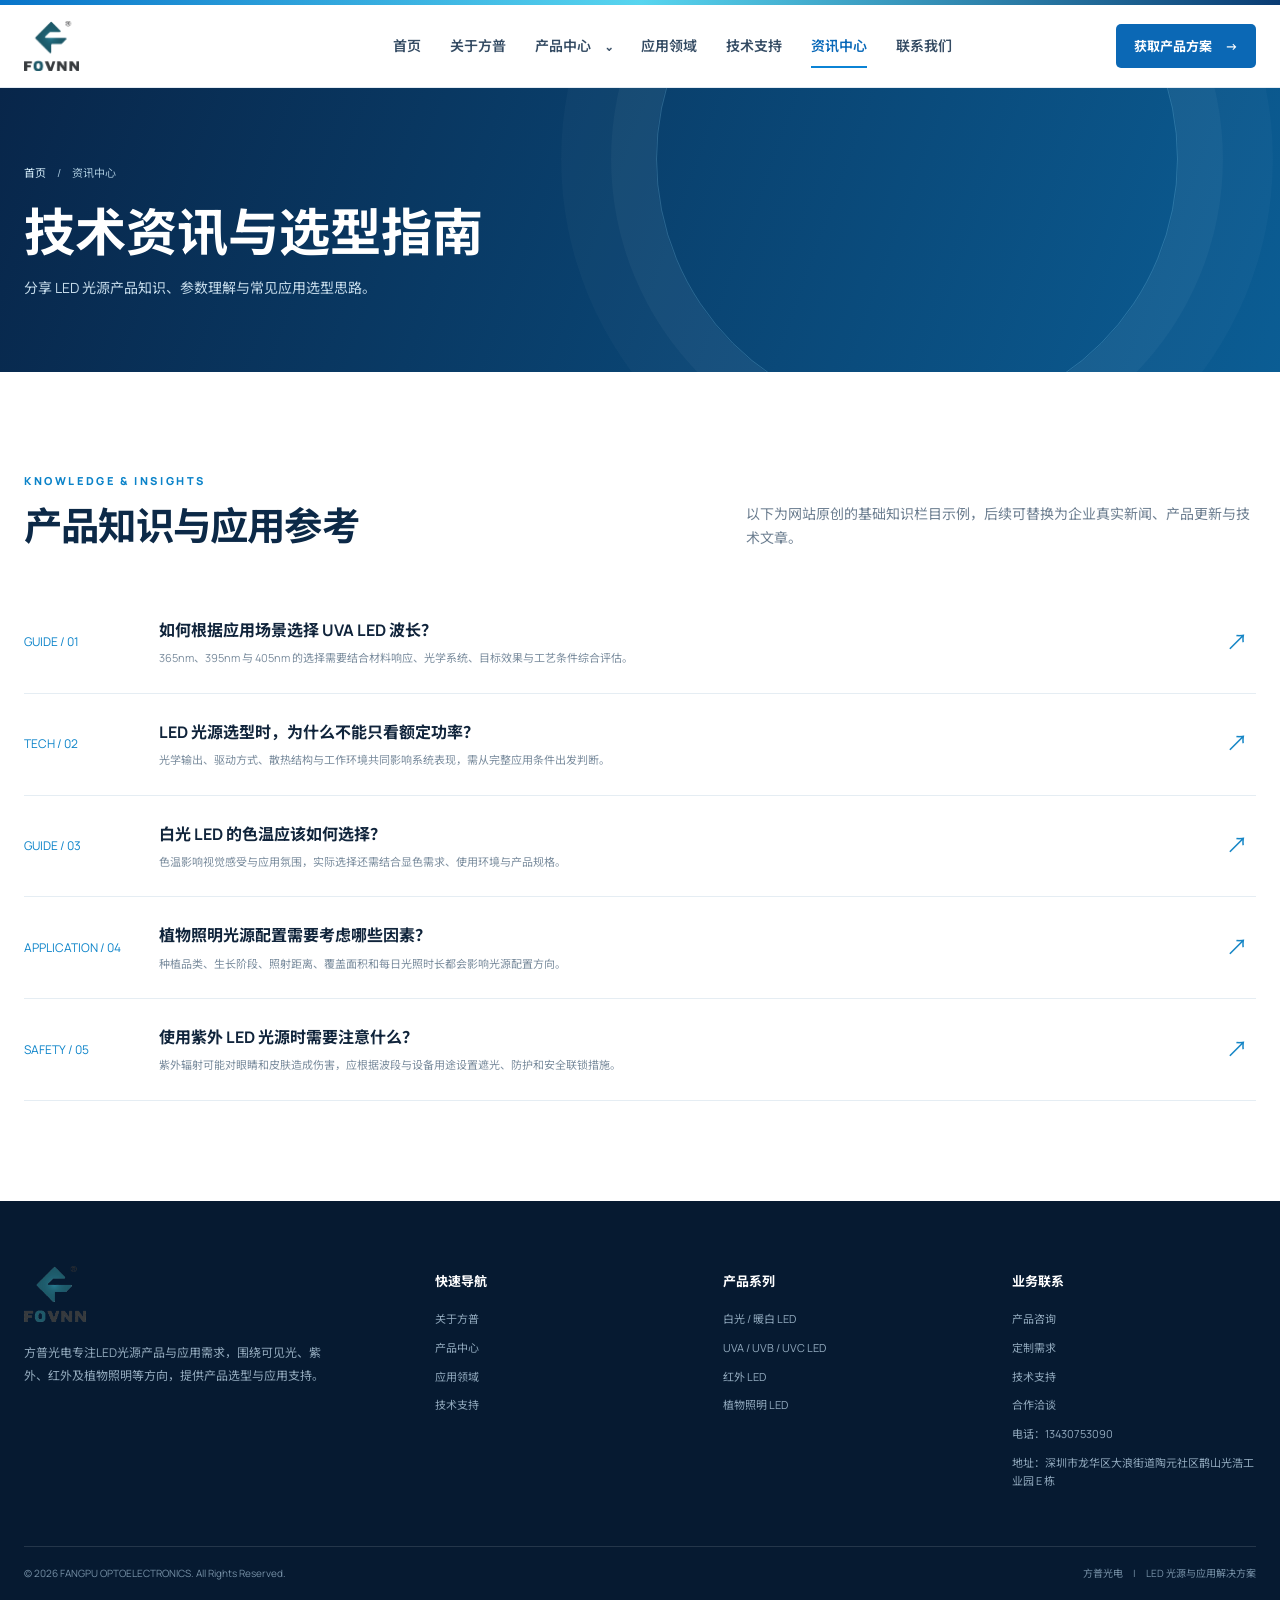
<file: fangpu-led-website/news.html>
<!DOCTYPE html>
<html lang="zh-CN"><head><meta charset="utf-8"/><meta content="width=device-width,initial-scale=1" name="viewport"/><meta content="方普光电LED产品知识、技术资讯与应用选型指南。" name="description"/><meta content="#071b34" name="theme-color"/><title>资讯中心｜方普光电 FANGPU</title><link href="assets/images/favicon.svg" rel="icon" type="image/svg+xml"/><link href="assets/css/style.css" rel="stylesheet"/></head><body data-page="news"><div class="topline"></div><header class="site-header"><div class="container nav-wrap"><a aria-label="方普光电首页" class="brand" href="index.html"><img alt="FOVNN Logo" class="brand-logo" src="assets/images/fovnn-logo.png"/></a><nav aria-label="主导航" class="main-nav"><a class="nav-link" data-nav="home" href="index.html">首页</a><a class="nav-link" data-nav="about" href="about.html">关于方普</a><div class="nav-drop"><a class="nav-link" data-nav="products" href="products.html">产品中心　⌄</a><div class="drop-menu"><a href="products.html#visible">可见光 LED</a><a href="products.html#uv">UV LED 紫外光源</a><a href="products.html#ir">IR LED 红外光源</a><a href="products.html#plant">植物照明 LED</a></div></div><a class="nav-link" data-nav="applications" href="applications.html">应用领域</a><a class="nav-link" data-nav="technology" href="technology.html">技术支持</a><a class="nav-link" data-nav="news" href="news.html">资讯中心</a><a class="nav-link" data-nav="contact" href="contact.html">联系我们</a></nav><a class="nav-cta" href="contact.html">获取产品方案　→</a><button aria-expanded="false" aria-label="打开导航" class="menu-toggle">☰</button></div></header><main><section class="page-hero"><div class="container"><div class="breadcrumb"><a href="index.html">首页</a>　/　资讯中心</div><h1>技术资讯与选型指南</h1><p>分享 LED 光源产品知识、参数理解与常见应用选型思路。</p></div></section><section class="section"><div class="container"><div class="section-head"><div><div class="section-kicker">KNOWLEDGE &amp; INSIGHTS</div><h2 class="section-title">产品知识与应用参考</h2></div><p class="section-desc">以下为网站原创的基础知识栏目示例，后续可替换为企业真实新闻、产品更新与技术文章。</p></div><div class="news-list"><article class="news-row"><time>GUIDE / 01</time><div><h3>如何根据应用场景选择 UVA LED 波长？</h3><p>365nm、395nm 与 405nm 的选择需要结合材料响应、光学系统、目标效果与工艺条件综合评估。</p></div><span class="arrow">↗</span></article><article class="news-row"><time>TECH / 02</time><div><h3>LED 光源选型时，为什么不能只看额定功率？</h3><p>光学输出、驱动方式、散热结构与工作环境共同影响系统表现，需从完整应用条件出发判断。</p></div><span class="arrow">↗</span></article><article class="news-row"><time>GUIDE / 03</time><div><h3>白光 LED 的色温应该如何选择？</h3><p>色温影响视觉感受与应用氛围，实际选择还需结合显色需求、使用环境与产品规格。</p></div><span class="arrow">↗</span></article><article class="news-row"><time>APPLICATION / 04</time><div><h3>植物照明光源配置需要考虑哪些因素？</h3><p>种植品类、生长阶段、照射距离、覆盖面积和每日光照时长都会影响光源配置方向。</p></div><span class="arrow">↗</span></article><article class="news-row"><time>SAFETY / 05</time><div><h3>使用紫外 LED 光源时需要注意什么？</h3><p>紫外辐射可能对眼睛和皮肤造成伤害，应根据波段与设备用途设置遮光、防护和安全联锁措施。</p></div><span class="arrow">↗</span></article></div></div></section></main><footer class="site-footer"><div class="container"><div class="footer-top"><div class="footer-brand"><a class="brand" href="index.html"><img alt="FOVNN Logo" class="brand-logo" src="assets/images/fovnn-logo.png"/></a><p>方普光电专注LED光源产品与应用需求，围绕可见光、紫外、红外及植物照明等方向，提供产品选型与应用支持。</p></div><div class="footer-col"><h4>快速导航</h4><a href="about.html">关于方普</a><a href="products.html">产品中心</a><a href="applications.html">应用领域</a><a href="technology.html">技术支持</a></div><div class="footer-col"><h4>产品系列</h4><a href="products.html#visible">白光 / 暖白 LED</a><a href="products.html#uv">UVA / UVB / UVC LED</a><a href="products.html#ir">红外 LED</a><a href="products.html#plant">植物照明 LED</a></div><div class="footer-col"><h4>业务联系</h4><a href="contact.html">产品咨询</a><a href="contact.html">定制需求</a><a href="contact.html">技术支持</a><a href="contact.html">合作洽谈</a><a href="tel:13430753090">电话：13430753090</a><a href="contact.html">地址：深圳市龙华区大浪街道陶元社区鹊山光浩工业园 E 栋</a></div></div><div class="footer-bottom"><span>© 2026 FANGPU OPTOELECTRONICS. All Rights Reserved.</span><span>方普光电　|　LED 光源与应用解决方案</span></div></div></footer><button aria-label="返回顶部" class="back-top">↑</button><script src="assets/js/main.js"></script></body></html>
</file>
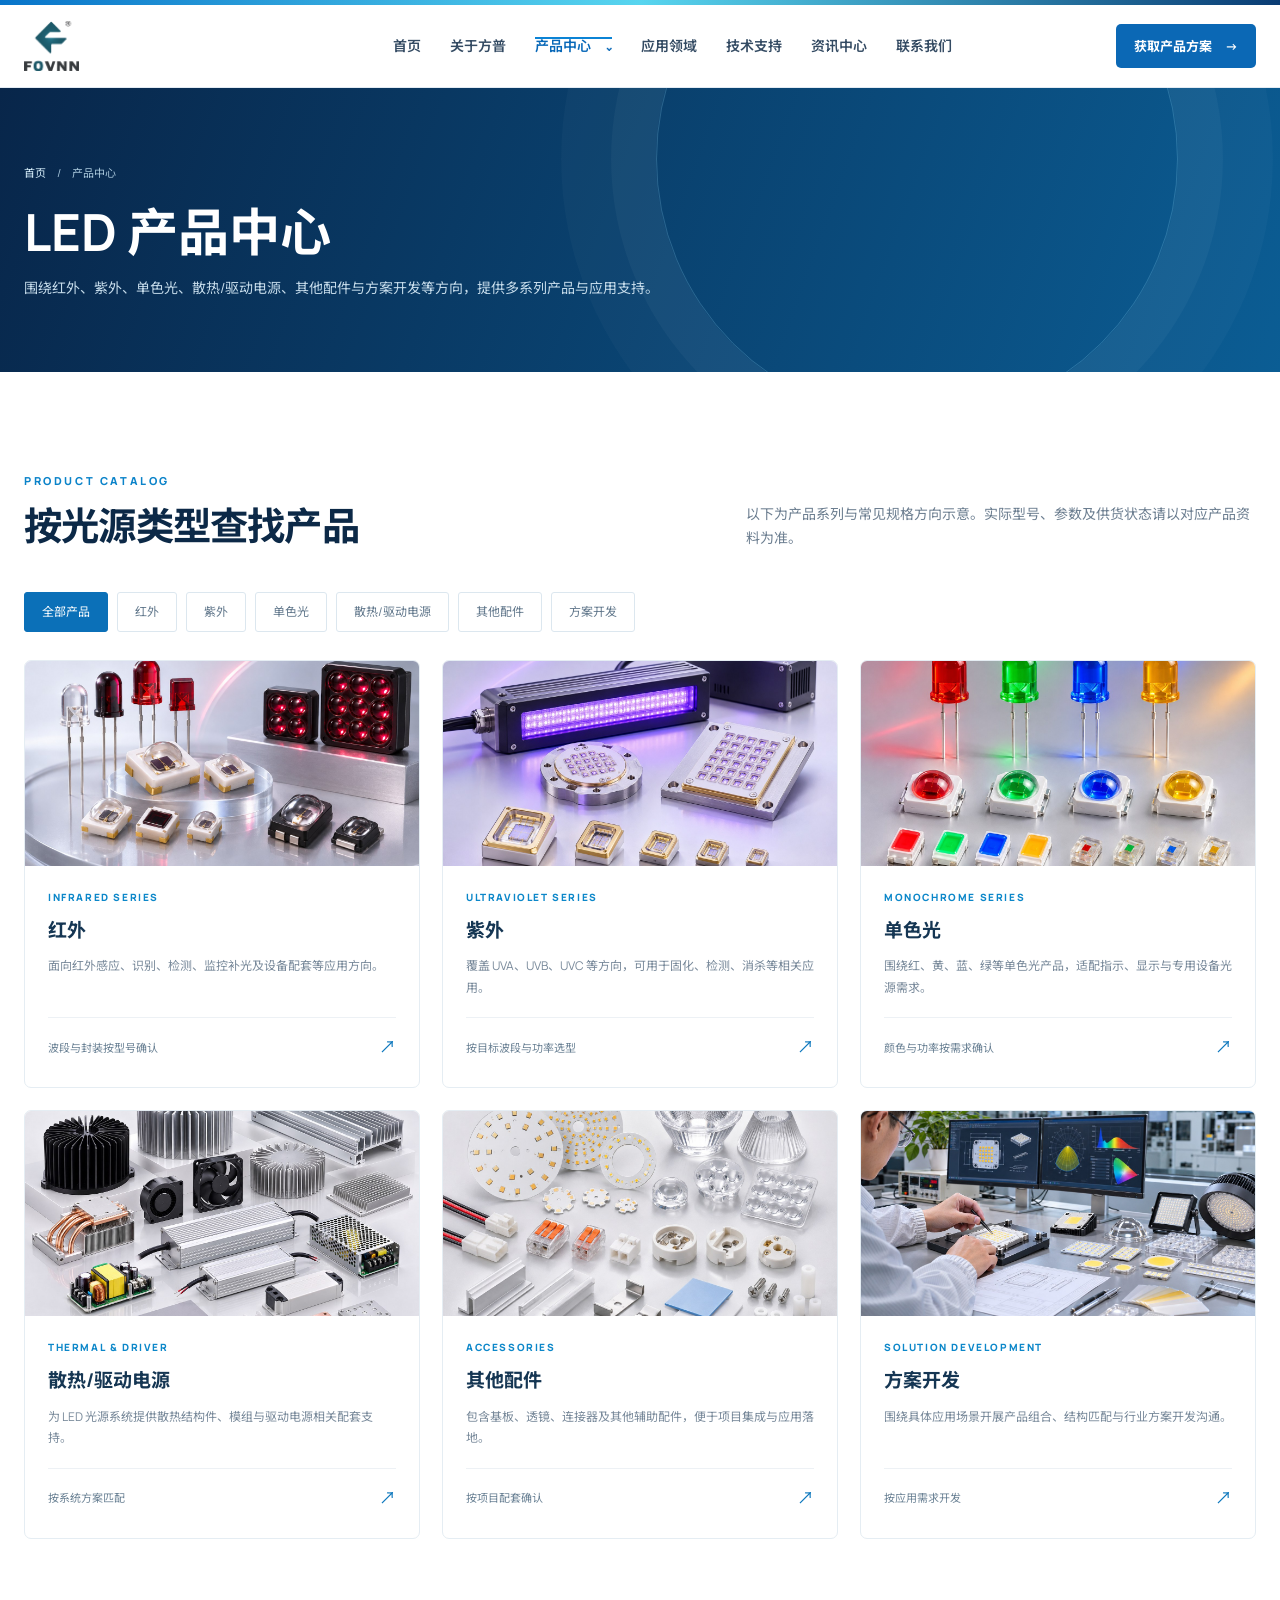
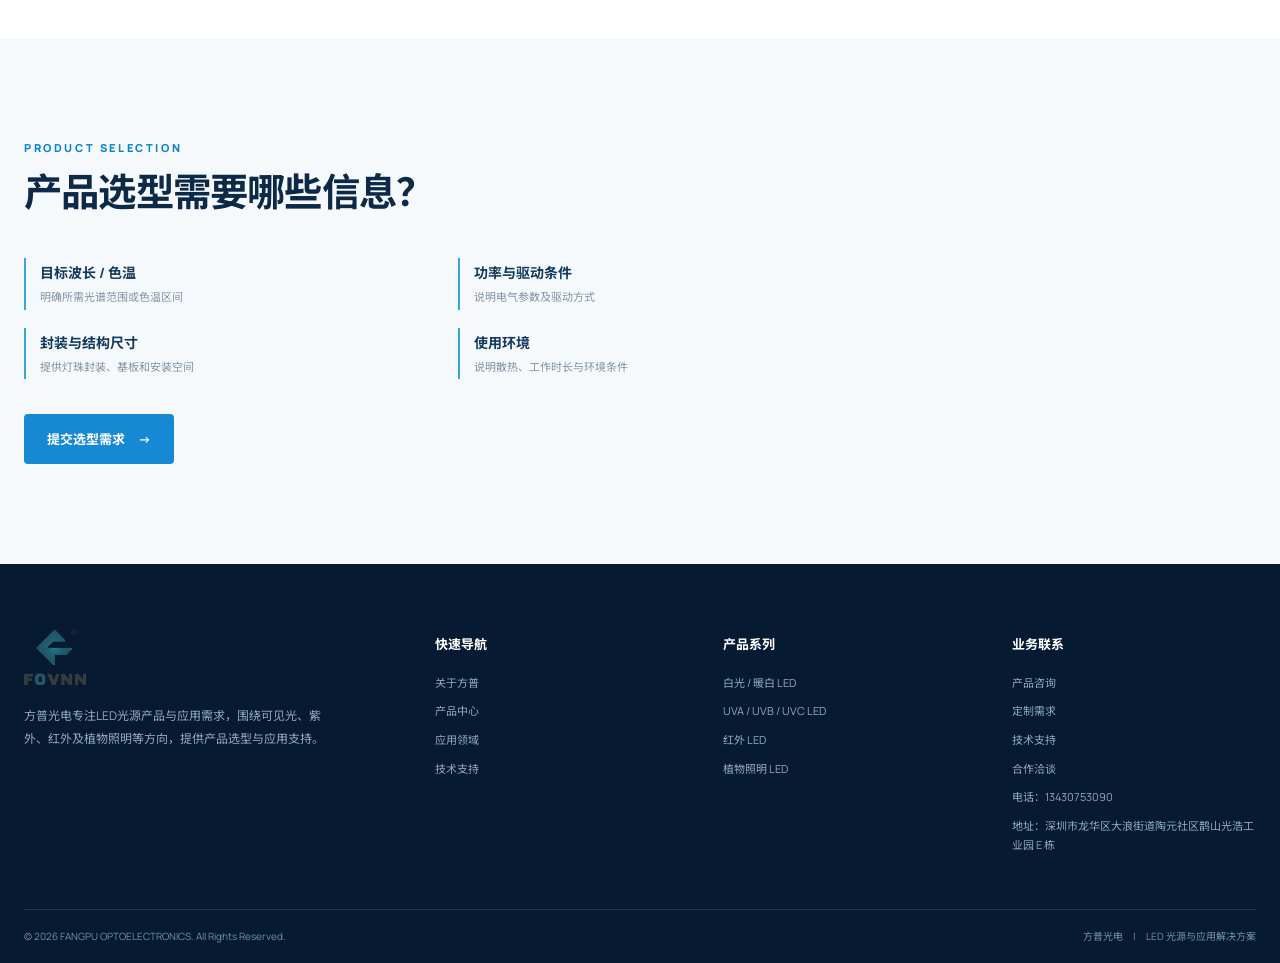
<file: fangpu-led-website/products.html>
<!DOCTYPE html>
<html lang="zh-CN"><head><meta charset="utf-8"/><meta content="width=device-width,initial-scale=1" name="viewport"/><meta content="方普光电LED产品中心，涵盖白光、暖白、UVA、UVB、UVC、IR及植物照明LED。" name="description"/><meta content="#071b34" name="theme-color"/><title>产品中心｜方普光电 FANGPU</title><link href="assets/images/favicon.svg" rel="icon" type="image/svg+xml"/><link href="assets/css/style.css" rel="stylesheet"/></head><body data-page="products"><div class="topline"></div><header class="site-header"><div class="container nav-wrap"><a aria-label="方普光电首页" class="brand" href="index.html"><img alt="FOVNN Logo" class="brand-logo" src="assets/images/fovnn-logo.png"/></a><nav aria-label="主导航" class="main-nav"><a class="nav-link" data-nav="home" href="index.html">首页</a><a class="nav-link" data-nav="about" href="about.html">关于方普</a><div class="nav-drop"><a class="nav-link" data-nav="products" href="products.html">产品中心　⌄</a><div class="drop-menu"><a href="products.html#visible">可见光 LED</a><a href="products.html#uv">UV LED 紫外光源</a><a href="products.html#ir">IR LED 红外光源</a><a href="products.html#plant">植物照明 LED</a></div></div><a class="nav-link" data-nav="applications" href="applications.html">应用领域</a><a class="nav-link" data-nav="technology" href="technology.html">技术支持</a><a class="nav-link" data-nav="news" href="news.html">资讯中心</a><a class="nav-link" data-nav="contact" href="contact.html">联系我们</a></nav><a class="nav-cta" href="contact.html">获取产品方案　→</a><button aria-expanded="false" aria-label="打开导航" class="menu-toggle">☰</button></div></header><main><section class="page-hero"><div class="container"><div class="breadcrumb"><a href="index.html">首页</a>　/　产品中心</div><h1>LED 产品中心</h1><p>围绕红外、紫外、单色光、散热/驱动电源、其他配件与方案开发等方向，提供多系列产品与应用支持。</p></div></section><section class="section"><div class="container"><div class="section-head"><div><div class="section-kicker">PRODUCT CATALOG</div><h2 class="section-title">按光源类型查找产品</h2></div><p class="section-desc">以下为产品系列与常见规格方向示意。实际型号、参数及供货状态请以对应产品资料为准。</p></div><div class="filter-row"><button class="filter-btn active" data-filter="all">全部产品</button><button class="filter-btn" data-filter="infrared">红外</button><button class="filter-btn" data-filter="ultraviolet">紫外</button><button class="filter-btn" data-filter="monochrome">单色光</button><button class="filter-btn" data-filter="thermal-driver">散热/驱动电源</button><button class="filter-btn" data-filter="accessories">其他配件</button><button class="filter-btn" data-filter="solutions">方案开发</button></div><div class="product-grid"><article class="product-card" data-category="infrared" id="infrared"><div class="product-image"><img alt="红外产品示意" src="assets/images/product-infrared.jpg"/></div><div class="product-body"><div class="product-tag">INFRARED SERIES</div><h3>红外</h3><p>面向红外感应、识别、检测、监控补光及设备配套等应用方向。</p><div class="product-meta"><span>波段与封装按型号确认</span><b>↗</b></div></div></article><article class="product-card" data-category="ultraviolet" id="ultraviolet"><div class="product-image"><img alt="紫外产品示意" src="assets/images/product-ultraviolet.jpg"/></div><div class="product-body"><div class="product-tag">ULTRAVIOLET SERIES</div><h3>紫外</h3><p>覆盖 UVA、UVB、UVC 等方向，可用于固化、检测、消杀等相关应用。</p><div class="product-meta"><span>按目标波段与功率选型</span><b>↗</b></div></div></article><article class="product-card" data-category="monochrome" id="monochrome"><div class="product-image"><img alt="单色光产品示意" src="assets/images/product-monochrome.jpg"/></div><div class="product-body"><div class="product-tag">MONOCHROME SERIES</div><h3>单色光</h3><p>围绕红、黄、蓝、绿等单色光产品，适配指示、显示与专用设备光源需求。</p><div class="product-meta"><span>颜色与功率按需求确认</span><b>↗</b></div></div></article><article class="product-card" data-category="thermal-driver" id="thermal-driver"><div class="product-image"><img alt="散热驱动电源示意" src="assets/images/product-thermal-driver.jpg"/></div><div class="product-body"><div class="product-tag">THERMAL &amp; DRIVER</div><h3>散热/驱动电源</h3><p>为 LED 光源系统提供散热结构件、模组与驱动电源相关配套支持。</p><div class="product-meta"><span>按系统方案匹配</span><b>↗</b></div></div></article><article class="product-card" data-category="accessories" id="accessories"><div class="product-image"><img alt="其他配件示意" src="assets/images/product-accessories.jpg"/></div><div class="product-body"><div class="product-tag">ACCESSORIES</div><h3>其他配件</h3><p>包含基板、透镜、连接器及其他辅助配件，便于项目集成与应用落地。</p><div class="product-meta"><span>按项目配套确认</span><b>↗</b></div></div></article><article class="product-card" data-category="solutions" id="solutions"><div class="product-image"><img alt="方案开发示意" src="assets/images/product-solutions.jpg"/></div><div class="product-body"><div class="product-tag">SOLUTION DEVELOPMENT</div><h3>方案开发</h3><p>围绕具体应用场景开展产品组合、结构匹配与行业方案开发沟通。</p><div class="product-meta"><span>按应用需求开发</span><b>↗</b></div></div></article></div></div></section><section class="section section-pale"><div class="container"><div class="section-head"><div><div class="section-kicker">PRODUCT SELECTION</div><h2 class="section-title">产品选型需要哪些信息？</h2></div></div><div class="feature-list" style="max-width:850px"><div class="feature"><strong>目标波长 / 色温</strong><span>明确所需光谱范围或色温区间</span></div><div class="feature"><strong>功率与驱动条件</strong><span>说明电气参数及驱动方式</span></div><div class="feature"><strong>封装与结构尺寸</strong><span>提供灯珠封装、基板和安装空间</span></div><div class="feature"><strong>使用环境</strong><span>说明散热、工作时长与环境条件</span></div></div><div style="margin-top:35px"><a class="btn btn-primary" href="contact.html">提交选型需求　→</a></div></div></section></main><footer class="site-footer"><div class="container"><div class="footer-top"><div class="footer-brand"><a class="brand" href="index.html"><img alt="FOVNN Logo" class="brand-logo" src="assets/images/fovnn-logo.png"/></a><p>方普光电专注LED光源产品与应用需求，围绕可见光、紫外、红外及植物照明等方向，提供产品选型与应用支持。</p></div><div class="footer-col"><h4>快速导航</h4><a href="about.html">关于方普</a><a href="products.html">产品中心</a><a href="applications.html">应用领域</a><a href="technology.html">技术支持</a></div><div class="footer-col"><h4>产品系列</h4><a href="products.html#visible">白光 / 暖白 LED</a><a href="products.html#uv">UVA / UVB / UVC LED</a><a href="products.html#ir">红外 LED</a><a href="products.html#plant">植物照明 LED</a></div><div class="footer-col"><h4>业务联系</h4><a href="contact.html">产品咨询</a><a href="contact.html">定制需求</a><a href="contact.html">技术支持</a><a href="contact.html">合作洽谈</a><a href="tel:13430753090">电话：13430753090</a><a href="contact.html">地址：深圳市龙华区大浪街道陶元社区鹊山光浩工业园 E 栋</a></div></div><div class="footer-bottom"><span>© 2026 FANGPU OPTOELECTRONICS. All Rights Reserved.</span><span>方普光电　|　LED 光源与应用解决方案</span></div></div></footer><button aria-label="返回顶部" class="back-top">↑</button><script src="assets/js/main.js"></script></body></html>
</file>
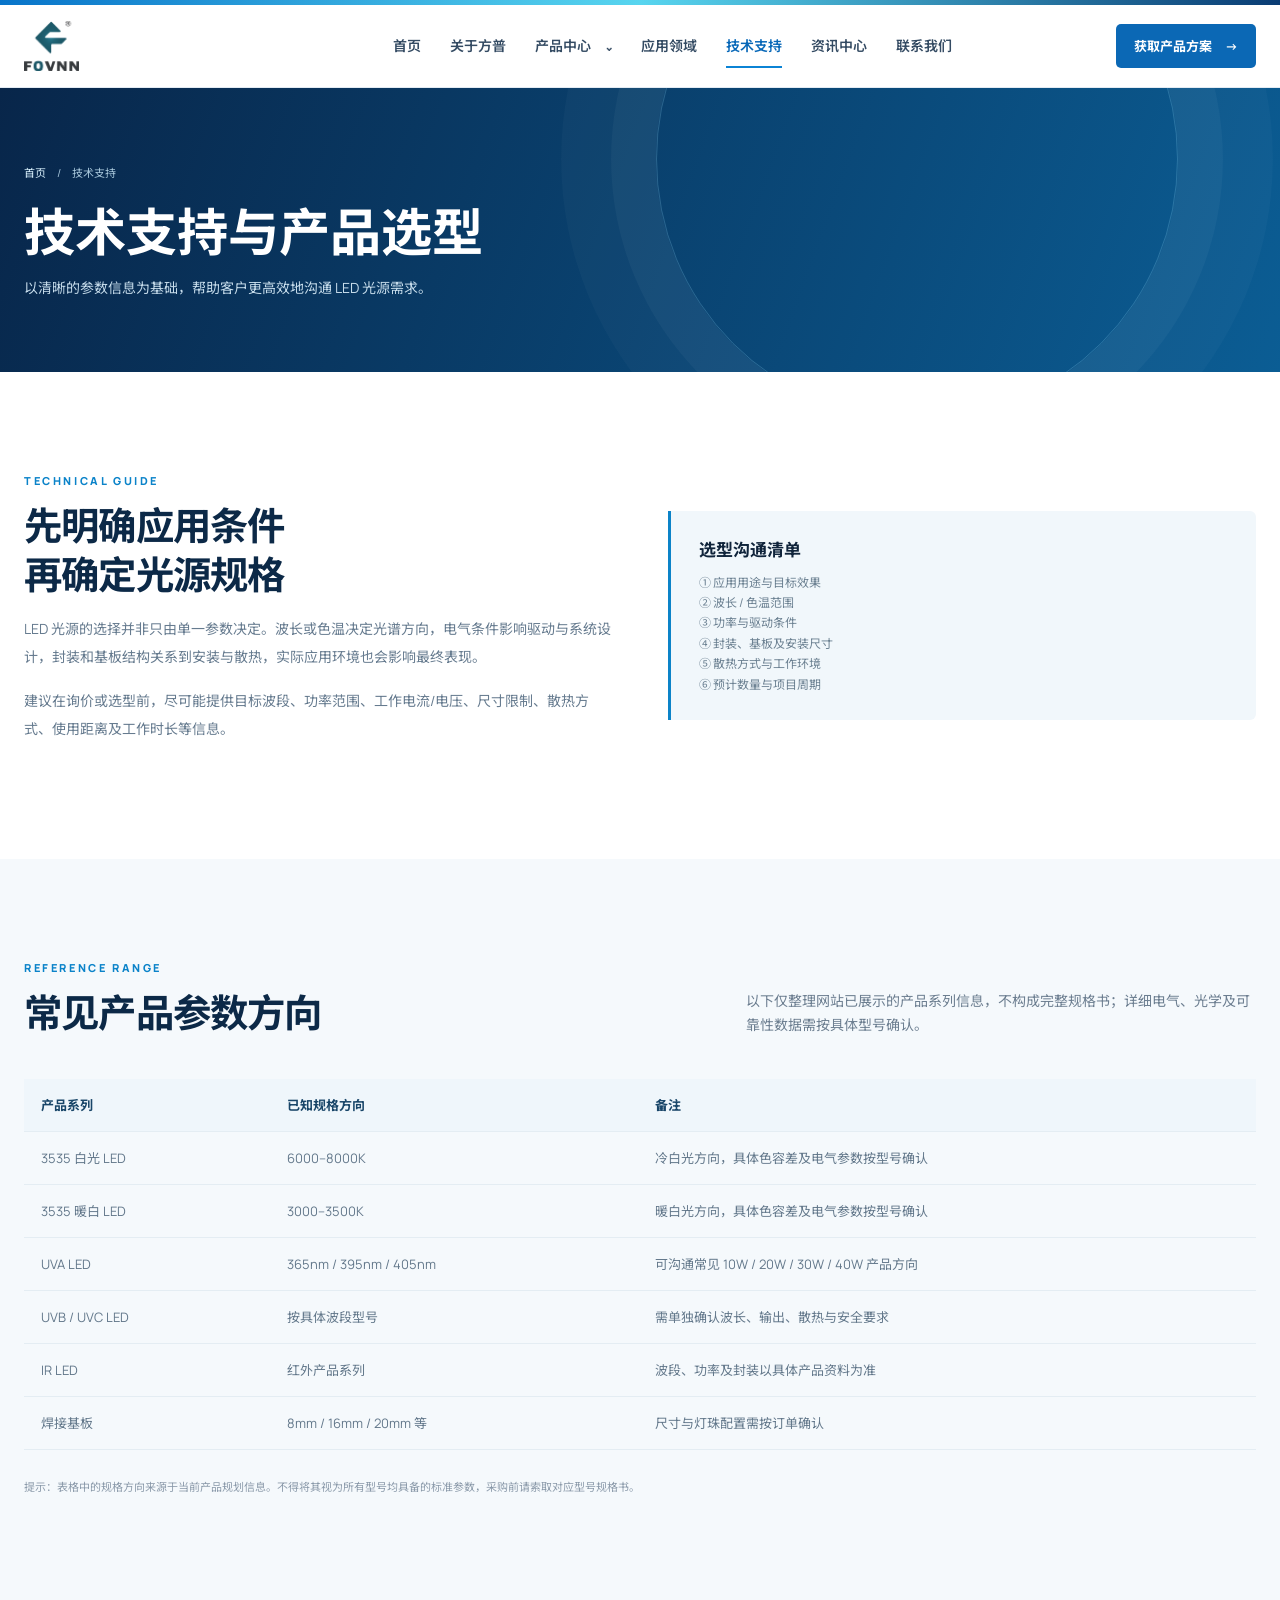
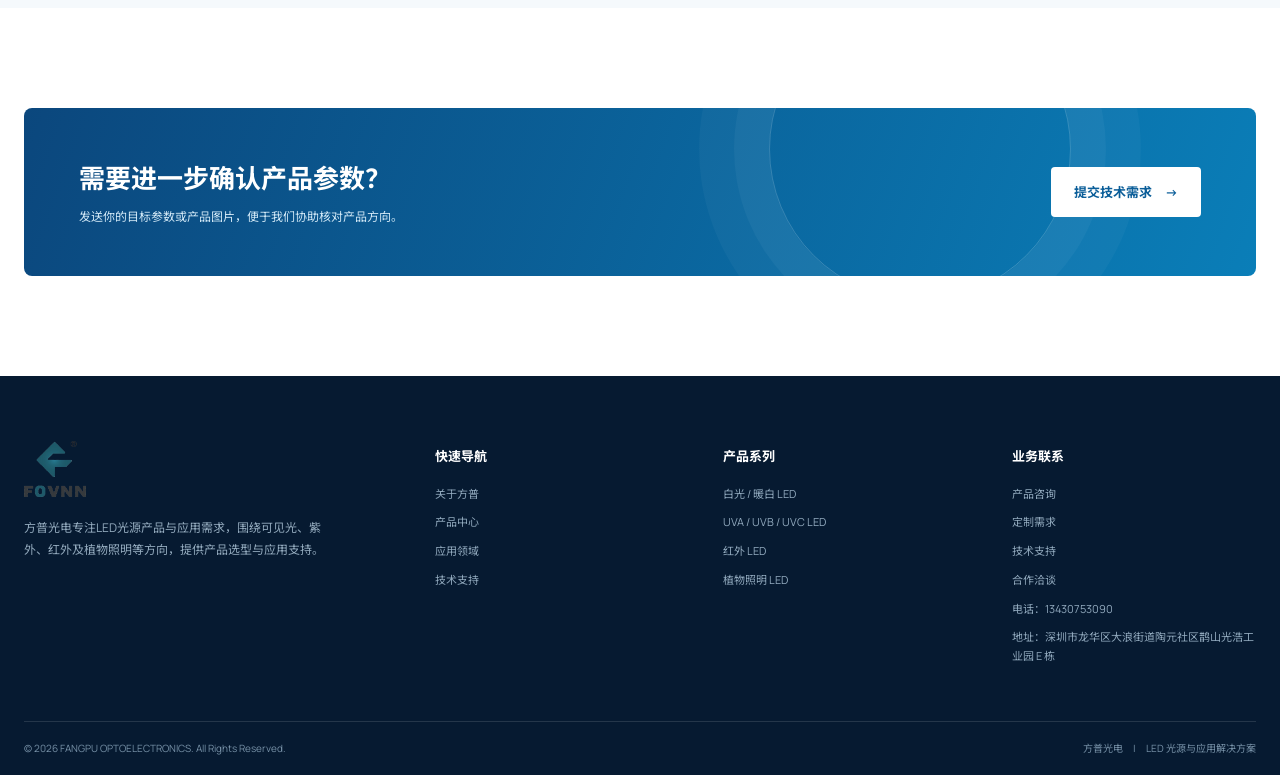
<file: fangpu-led-website/technology.html>
<!DOCTYPE html>
<html lang="zh-CN"><head><meta charset="utf-8"/><meta content="width=device-width,initial-scale=1" name="viewport"/><meta content="方普光电LED产品选型与技术支持，包含波长、色温、功率、封装及基板规格沟通。" name="description"/><meta content="#071b34" name="theme-color"/><title>技术支持｜方普光电 FANGPU</title><link href="assets/images/favicon.svg" rel="icon" type="image/svg+xml"/><link href="assets/css/style.css" rel="stylesheet"/></head><body data-page="technology"><div class="topline"></div><header class="site-header"><div class="container nav-wrap"><a aria-label="方普光电首页" class="brand" href="index.html"><img alt="FOVNN Logo" class="brand-logo" src="assets/images/fovnn-logo.png"/></a><nav aria-label="主导航" class="main-nav"><a class="nav-link" data-nav="home" href="index.html">首页</a><a class="nav-link" data-nav="about" href="about.html">关于方普</a><div class="nav-drop"><a class="nav-link" data-nav="products" href="products.html">产品中心　⌄</a><div class="drop-menu"><a href="products.html#visible">可见光 LED</a><a href="products.html#uv">UV LED 紫外光源</a><a href="products.html#ir">IR LED 红外光源</a><a href="products.html#plant">植物照明 LED</a></div></div><a class="nav-link" data-nav="applications" href="applications.html">应用领域</a><a class="nav-link" data-nav="technology" href="technology.html">技术支持</a><a class="nav-link" data-nav="news" href="news.html">资讯中心</a><a class="nav-link" data-nav="contact" href="contact.html">联系我们</a></nav><a class="nav-cta" href="contact.html">获取产品方案　→</a><button aria-expanded="false" aria-label="打开导航" class="menu-toggle">☰</button></div></header><main><section class="page-hero"><div class="container"><div class="breadcrumb"><a href="index.html">首页</a>　/　技术支持</div><h1>技术支持与产品选型</h1><p>以清晰的参数信息为基础，帮助客户更高效地沟通 LED 光源需求。</p></div></section><section class="section"><div class="container"><div class="two-col"><div class="prose"><div class="section-kicker">TECHNICAL GUIDE</div><h2 class="section-title">先明确应用条件<br/>再确定光源规格</h2><p>LED 光源的选择并非只由单一参数决定。波长或色温决定光谱方向，电气条件影响驱动与系统设计，封装和基板结构关系到安装与散热，实际应用环境也会影响最终表现。</p><p>建议在询价或选型前，尽可能提供目标波段、功率范围、工作电流/电压、尺寸限制、散热方式、使用距离及工作时长等信息。</p></div><div class="info-box"><h3>选型沟通清单</h3><p>① 应用用途与目标效果<br/>② 波长 / 色温范围<br/>③ 功率与驱动条件<br/>④ 封装、基板及安装尺寸<br/>⑤ 散热方式与工作环境<br/>⑥ 预计数量与项目周期</p></div></div></div></section><section class="section section-pale"><div class="container"><div class="section-head"><div><div class="section-kicker">REFERENCE RANGE</div><h2 class="section-title">常见产品参数方向</h2></div><p class="section-desc">以下仅整理网站已展示的产品系列信息，不构成完整规格书；详细电气、光学及可靠性数据需按具体型号确认。</p></div><table class="spec-table"><thead><tr><th>产品系列</th><th>已知规格方向</th><th>备注</th></tr></thead><tbody><tr><td>3535 白光 LED</td><td>6000–8000K</td><td>冷白光方向，具体色容差及电气参数按型号确认</td></tr><tr><td>3535 暖白 LED</td><td>3000–3500K</td><td>暖白光方向，具体色容差及电气参数按型号确认</td></tr><tr><td>UVA LED</td><td>365nm / 395nm / 405nm</td><td>可沟通常见 10W / 20W / 30W / 40W 产品方向</td></tr><tr><td>UVB / UVC LED</td><td>按具体波段型号</td><td>需单独确认波长、输出、散热与安全要求</td></tr><tr><td>IR LED</td><td>红外产品系列</td><td>波段、功率及封装以具体产品资料为准</td></tr><tr><td>焊接基板</td><td>8mm / 16mm / 20mm 等</td><td>尺寸与灯珠配置需按订单确认</td></tr></tbody></table><p class="spec-note">提示：表格中的规格方向来源于当前产品规划信息。不得将其视为所有型号均具备的标准参数，采购前请索取对应型号规格书。</p></div></section><section class="section"><div class="container"><div class="cta-panel"><div><h2>需要进一步确认产品参数？</h2><p>发送你的目标参数或产品图片，便于我们协助核对产品方向。</p></div><a class="btn" href="contact.html">提交技术需求　→</a></div></div></section></main><footer class="site-footer"><div class="container"><div class="footer-top"><div class="footer-brand"><a class="brand" href="index.html"><img alt="FOVNN Logo" class="brand-logo" src="assets/images/fovnn-logo.png"/></a><p>方普光电专注LED光源产品与应用需求，围绕可见光、紫外、红外及植物照明等方向，提供产品选型与应用支持。</p></div><div class="footer-col"><h4>快速导航</h4><a href="about.html">关于方普</a><a href="products.html">产品中心</a><a href="applications.html">应用领域</a><a href="technology.html">技术支持</a></div><div class="footer-col"><h4>产品系列</h4><a href="products.html#visible">白光 / 暖白 LED</a><a href="products.html#uv">UVA / UVB / UVC LED</a><a href="products.html#ir">红外 LED</a><a href="products.html#plant">植物照明 LED</a></div><div class="footer-col"><h4>业务联系</h4><a href="contact.html">产品咨询</a><a href="contact.html">定制需求</a><a href="contact.html">技术支持</a><a href="contact.html">合作洽谈</a><a href="tel:13430753090">电话：13430753090</a><a href="contact.html">地址：深圳市龙华区大浪街道陶元社区鹊山光浩工业园 E 栋</a></div></div><div class="footer-bottom"><span>© 2026 FANGPU OPTOELECTRONICS. All Rights Reserved.</span><span>方普光电　|　LED 光源与应用解决方案</span></div></div></footer><button aria-label="返回顶部" class="back-top">↑</button><script src="assets/js/main.js"></script></body></html>
</file>
<file: fangpu-led-website/assets/css/style.css>
@import url('https://fonts.googleapis.com/css2?family=Manrope:wght@400;500;600;700;800&family=Noto+Sans+SC:wght@400;500;600;700;900&display=swap');
:root{--navy:#071b34;--blue:#0868b8;--blue2:#0b83d5;--cyan:#52c7ef;--ink:#10243b;--muted:#64758a;--line:#e4ebf2;--pale:#f3f8fc;--white:#fff;--max:1240px;--shadow:0 18px 55px rgba(10,49,83,.10)}
*{box-sizing:border-box}html{scroll-behavior:smooth}body{margin:0;color:var(--ink);font-family:Manrope,'Noto Sans SC',Arial,sans-serif;background:#fff;line-height:1.7}a{color:inherit;text-decoration:none}img{max-width:100%;display:block}button,input,textarea,select{font:inherit}.container{width:min(var(--max),calc(100% - 48px));margin:auto}.topline{height:5px;background:linear-gradient(90deg,#0874c9,#58d5ef,#0a3c73)}
.site-header{position:sticky;top:0;z-index:50;background:rgba(255,255,255,.94);backdrop-filter:blur(16px);border-bottom:1px solid rgba(220,231,240,.8)}.nav-wrap{height:82px;display:flex;align-items:center;justify-content:space-between;gap:28px}.brand{display:flex;align-items:center;gap:11px;min-width:205px}.brand-logo{display:block;height:50px;width:auto;max-width:280px;object-fit:contain}.brand-mark{width:39px;height:39px;border-radius:12px;background:linear-gradient(145deg,#0877c8,#082d5a);position:relative;box-shadow:0 7px 18px rgba(0,103,183,.2)}.brand-mark:before,.brand-mark:after{content:'';position:absolute;border:2px solid #b9f2ff;border-radius:50%;inset:8px}.brand-mark:after{inset:14px;border-color:#fff}.brand-name{font-size:21px;font-weight:900;letter-spacing:1.7px;color:#0b3159;line-height:1.1}.brand-sub{font-size:9px;letter-spacing:2px;color:#7690a8;margin-top:4px}.main-nav{display:flex;align-items:center;gap:29px;height:100%}.nav-link{height:100%;display:flex;align-items:center;position:relative;font-size:14px;font-weight:600;color:#344b63;transition:.2s}.nav-link:after{content:'';position:absolute;left:0;right:0;bottom:19px;height:2px;background:var(--blue2);transform:scaleX(0);transition:.2s}.nav-link:hover,.nav-link.active{color:var(--blue)}.nav-link:hover:after,.nav-link.active:after{transform:scaleX(1)}.nav-drop{position:relative}.drop-menu{position:absolute;top:70px;left:-20px;min-width:220px;background:#fff;border:1px solid var(--line);box-shadow:var(--shadow);padding:12px;border-radius:12px;opacity:0;visibility:hidden;transform:translateY(8px);transition:.2s}.nav-drop:hover .drop-menu{opacity:1;visibility:visible;transform:translateY(0)}.drop-menu a{display:block;padding:10px 12px;border-radius:8px;font-size:13px;color:#52677d}.drop-menu a:hover{background:#f0f7fc;color:var(--blue)}.nav-cta{padding:11px 18px;border-radius:5px;background:#0b68b5;color:#fff;font-size:13px;font-weight:700;white-space:nowrap;transition:.2s}.nav-cta:hover{background:#084d88;transform:translateY(-2px)}.menu-toggle{display:none;border:0;background:#eef6fc;border-radius:8px;padding:9px;color:#124a79}
.hero{position:relative;overflow:hidden;background:#071d39;color:#fff;min-height:610px;display:flex;align-items:center}.hero:before{content:'';position:absolute;inset:0;background:linear-gradient(90deg,rgba(4,22,45,.96) 0%,rgba(4,29,58,.86) 43%,rgba(4,29,58,.1) 100%);z-index:1}.hero-art{position:absolute;right:0;top:0;width:70%;height:100%;object-fit:cover;object-position:center;opacity:.94}.hero-content{position:relative;z-index:2;padding:105px 0 115px;max-width:660px}.eyebrow{font-size:11px;letter-spacing:3px;text-transform:uppercase;color:#75d7f7;font-weight:800;display:flex;align-items:center;gap:12px}.eyebrow:before{content:'';width:34px;height:1px;background:#62d7f7}.hero h1{font-size:clamp(38px,5.2vw,66px);line-height:1.18;letter-spacing:-1.8px;margin:25px 0 22px;font-weight:800}.hero h1 span{color:#74dafa}.hero p{font-size:16px;line-height:1.95;color:#d1e1ee;max-width:550px;margin:0}.hero-actions{display:flex;gap:14px;margin-top:35px;flex-wrap:wrap}.btn{display:inline-flex;align-items:center;justify-content:center;gap:10px;padding:13px 22px;border-radius:4px;font-size:13px;font-weight:700;transition:.2s;border:1px solid transparent}.btn-primary{background:#1688d4;color:#fff}.btn-primary:hover{background:#36a9ec;transform:translateY(-2px)}.btn-outline{border-color:rgba(255,255,255,.45);color:#fff}.btn-outline:hover{background:rgba(255,255,255,.12)}.hero-note{position:absolute;z-index:2;right:5%;bottom:38px;color:#b4d7ea;font-size:11px;letter-spacing:2px}
.trust-strip{background:#fff;border-bottom:1px solid var(--line)}.trust-grid{display:grid;grid-template-columns:repeat(3,1fr);padding:25px 0}.trust-item{padding:0 32px;border-right:1px solid var(--line);display:flex;align-items:center;gap:15px}.trust-item:first-child{padding-left:0}.trust-item:last-child{border:0}.trust-icon{width:43px;height:43px;border-radius:50%;display:grid;place-items:center;background:#eaf6fd;color:#0875bf;font-size:18px}.trust-item strong{display:block;font-size:14px;color:#163b5c}.trust-item small{display:block;font-size:11px;color:#8293a5;margin-top:2px}
.section{padding:100px 0}.section-pale{background:#f5f9fc}.section-head{display:flex;justify-content:space-between;align-items:flex-end;gap:28px;margin-bottom:42px}.section-kicker{font-size:11px;letter-spacing:2.6px;color:#0b83c9;font-weight:800;text-transform:uppercase}.section-title{font-size:clamp(27px,3vw,39px);line-height:1.28;margin:10px 0 0;color:#0c2947;letter-spacing:-.8px}.section-desc{max-width:510px;color:#6c7e90;font-size:14px;margin:0}.text-link{color:#0878c3;font-size:13px;font-weight:700;display:inline-flex;align-items:center;gap:10px;white-space:nowrap}.text-link:after{content:'→';font-size:18px;transition:.2s}.text-link:hover:after{transform:translateX(5px)}
.about-grid{display:grid;grid-template-columns:1fr 1fr;gap:70px;align-items:center}.about-visual{position:relative;min-height:420px;border-radius:8px;overflow:hidden;background:linear-gradient(140deg,#0b315d,#0a6aa6)}.about-visual:before{content:'';position:absolute;width:390px;height:390px;border:1px solid rgba(160,230,255,.4);border-radius:50%;left:50%;top:50%;transform:translate(-50%,-50%);box-shadow:0 0 0 40px rgba(255,255,255,.025),0 0 0 90px rgba(255,255,255,.025)}.about-chip{position:absolute;left:50%;top:50%;transform:translate(-50%,-50%) rotate(45deg);width:180px;height:180px;background:linear-gradient(145deg,#d7f7ff,#3e9bd7);border:10px solid rgba(255,255,255,.35);box-shadow:0 25px 60px rgba(0,0,0,.28)}.about-chip:after{content:'';position:absolute;inset:36px;background:linear-gradient(135deg,#0b4d83,#1aa4d7);border:4px solid #e8fbff}.about-visual-label{position:absolute;bottom:25px;left:28px;color:#d4f4ff;font-size:11px;letter-spacing:2px}.about-copy p{color:#65798c;font-size:14px;line-height:2;margin:20px 0}.feature-list{display:grid;grid-template-columns:1fr 1fr;gap:18px;margin-top:28px}.feature{border-left:2px solid #36a6d9;padding:3px 0 3px 14px}.feature strong{display:block;font-size:14px;color:#153b5e}.feature span{display:block;font-size:11px;color:#8394a4;margin-top:3px}
.product-grid{display:grid;grid-template-columns:repeat(3,1fr);gap:22px}.product-card{background:#fff;border:1px solid #e5edf3;border-radius:7px;overflow:hidden;transition:.25s;position:relative}.product-card:hover{transform:translateY(-7px);box-shadow:var(--shadow);border-color:#c7e3f5}.product-image{height:205px;overflow:hidden;background:#eaf5fc}.product-image img{width:100%;height:100%;object-fit:cover;transition:.45s}.product-card:hover .product-image img{transform:scale(1.04)}.product-body{padding:23px 23px 25px}.product-tag{font-size:10px;letter-spacing:1.6px;color:#0c87c9;font-weight:800}.product-body h3{font-size:19px;margin:8px 0 9px;color:#153653}.product-body p{font-size:12px;color:#78899a;line-height:1.8;margin:0 0 18px;min-height:44px}.product-meta{display:flex;justify-content:space-between;align-items:center;border-top:1px solid #edf1f5;padding-top:15px;font-size:11px;color:#6b8295}.product-meta b{font-size:17px;color:#0c77bd;font-weight:400}
.application-grid{display:grid;grid-template-columns:repeat(4,1fr);gap:17px}.app-card{position:relative;min-height:260px;border-radius:7px;overflow:hidden;background:#0a2b4f;color:#fff}.app-card img{width:100%;height:100%;position:absolute;inset:0;object-fit:cover;transition:.45s}.app-card:after{content:'';position:absolute;inset:0;background:linear-gradient(0deg,rgba(4,19,39,.92),rgba(4,19,39,.05) 75%)}.app-card:hover img{transform:scale(1.06)}.app-copy{position:absolute;z-index:1;left:22px;right:18px;bottom:20px}.app-copy small{font-size:10px;letter-spacing:1.5px;color:#78d7f3}.app-copy h3{font-size:18px;margin:5px 0 4px}.app-copy p{font-size:11px;color:#c4d7e7;margin:0}
.tech-band{background:linear-gradient(105deg,#08264a,#0a5d96);color:#fff;position:relative;overflow:hidden}.tech-band:after{content:'';position:absolute;right:-100px;top:-180px;width:600px;height:600px;border:1px solid rgba(155,229,255,.2);border-radius:50%;box-shadow:0 0 0 55px rgba(155,229,255,.04),0 0 0 110px rgba(155,229,255,.035)}.tech-inner{position:relative;z-index:1;display:flex;justify-content:space-between;align-items:center;gap:45px}.tech-inner .section-title{color:#fff;max-width:650px}.tech-inner p{color:#c1d7e7;max-width:650px;font-size:13px}.tech-points{display:flex;gap:30px;flex-wrap:wrap;margin-top:26px}.tech-points span{font-size:12px;color:#d4effb}.tech-points span:before{content:'＋';color:#66d8fa;margin-right:8px}
.news-grid{display:grid;grid-template-columns:repeat(3,1fr);gap:22px}.news-card{border-top:2px solid #d8e6f0;padding-top:20px;transition:.2s}.news-card:hover{border-color:#0b83c9}.news-date{font-size:11px;color:#0b83c9;letter-spacing:1px}.news-card h3{font-size:17px;line-height:1.55;margin:11px 0;color:#163b5d}.news-card p{font-size:12px;color:#7b8b9a;line-height:1.8;margin:0 0 17px}
.cta-panel{background:linear-gradient(110deg,#0b477d,#0a7eb8);padding:48px 55px;border-radius:8px;color:#fff;display:flex;align-items:center;justify-content:space-between;gap:25px;position:relative;overflow:hidden}.cta-panel:after{content:'';position:absolute;right:15%;top:-110px;width:300px;height:300px;border:1px solid rgba(255,255,255,.18);border-radius:50%;box-shadow:0 0 0 35px rgba(255,255,255,.04),0 0 0 70px rgba(255,255,255,.03)}.cta-panel>*{position:relative;z-index:1}.cta-panel h2{font-size:26px;margin:0 0 7px}.cta-panel p{font-size:12px;color:#d1e8f6;margin:0}.cta-panel .btn{background:#fff;color:#0b5e99;white-space:nowrap}
.site-footer{background:#061a31;color:#d7e4ef;padding:65px 0 0}.footer-top{display:grid;grid-template-columns:1.5fr 1fr 1fr 1fr;gap:45px;padding-bottom:45px}.footer-brand .brand-logo{height:56px;max-width:300px}.footer-brand .brand-name{color:#fff}.footer-brand .brand-sub{color:#8aa7bd}.footer-brand p{max-width:300px;font-size:12px;color:#93aabd;line-height:1.9;margin-top:20px}.footer-col h4{font-size:13px;color:#fff;margin:4px 0 18px}.footer-col a{display:block;font-size:11px;color:#91a9bd;margin:10px 0}.footer-col a:hover{color:#6bd8f4}.footer-bottom{border-top:1px solid rgba(255,255,255,.12);padding:18px 0;display:flex;justify-content:space-between;gap:20px;color:#7791a7;font-size:10px}.footer-bottom a{color:#91a9bd}
.page-hero{background:linear-gradient(110deg,#08264a,#0b5d94);color:#fff;padding:76px 0 72px;position:relative;overflow:hidden}.page-hero:after{content:'';position:absolute;right:8%;top:-190px;width:520px;height:520px;border:1px solid rgba(159,226,255,.22);border-radius:50%;box-shadow:0 0 0 45px rgba(255,255,255,.035),0 0 0 95px rgba(255,255,255,.025)}.page-hero .container{position:relative;z-index:1}.breadcrumb{font-size:11px;color:#a9c8dc;margin-bottom:18px}.breadcrumb a{color:#d7effb}.page-hero h1{font-size:clamp(34px,4vw,52px);line-height:1.2;margin:0 0 14px}.page-hero p{font-size:14px;color:#c6dceb;max-width:660px;margin:0}.content-narrow{max-width:900px}.prose p{font-size:14px;color:#667b8f;line-height:2;margin:16px 0}.two-col{display:grid;grid-template-columns:1fr 1fr;gap:55px;align-items:center}.info-box{background:#f1f7fb;border-left:3px solid #0c83c8;padding:25px 28px;border-radius:0 6px 6px 0}.info-box h3{margin:0 0 8px;font-size:17px}.info-box p{margin:0;font-size:12px;color:#6c8192}.filter-row{display:flex;gap:9px;flex-wrap:wrap;margin-bottom:28px}.filter-btn{border:1px solid #dce7ef;background:#fff;color:#62788c;border-radius:3px;padding:9px 17px;font-size:12px;cursor:pointer}.filter-btn.active,.filter-btn:hover{background:#0b70b8;color:#fff;border-color:#0b70b8}.product-card.is-hidden{display:none}.spec-table{width:100%;border-collapse:collapse;font-size:13px;margin:28px 0}.spec-table th,.spec-table td{text-align:left;padding:15px 17px;border-bottom:1px solid #e4edf3}.spec-table th{background:#eff6fb;color:#194669;font-weight:700}.spec-table td{color:#63788b}.spec-note{font-size:11px;color:#8b9aaa}.application-detail{display:grid;grid-template-columns:repeat(2,1fr);gap:22px}.application-detail article{display:grid;grid-template-columns:180px 1fr;gap:20px;background:#fff;border:1px solid #e5edf3;border-radius:7px;overflow:hidden}.application-detail img{height:100%;min-height:160px;width:100%;object-fit:cover}.application-detail div{padding:18px 18px 18px 0}.application-detail h3{margin:0 0 7px;font-size:16px}.application-detail p{font-size:11px;color:#77899a;margin:0;line-height:1.8}.news-list{display:grid;gap:0}.news-row{display:grid;grid-template-columns:110px 1fr 30px;gap:25px;padding:25px 0;border-bottom:1px solid #e5edf3;align-items:center}.news-row time{font-size:12px;color:#0b83c9}.news-row h3{font-size:16px;margin:0 0 5px}.news-row p{font-size:11px;color:#7b8d9e;margin:0}.news-row .arrow{font-size:22px;color:#1686c6}.contact-grid{display:grid;grid-template-columns:.8fr 1.2fr;gap:55px}.contact-card{background:#f3f8fc;padding:30px;border-radius:7px}.contact-card h3{margin:0 0 15px;font-size:19px}.contact-item{padding:15px 0;border-bottom:1px solid #dfe9f0}.contact-item:last-child{border:0}.contact-item strong{display:block;font-size:12px;color:#19496f}.contact-item span{display:block;font-size:12px;color:#71879a;margin-top:4px}.form-card{border:1px solid #e2ebf2;padding:32px;border-radius:7px}.form-card h3{margin:0 0 22px;font-size:20px}.form-grid{display:grid;grid-template-columns:1fr 1fr;gap:17px}.field{display:flex;flex-direction:column;gap:7px}.field.full{grid-column:1/-1}.field label{font-size:11px;color:#526d84;font-weight:700}.field input,.field select,.field textarea{border:1px solid #dce7ef;border-radius:4px;padding:12px 13px;outline:none;background:#fff;color:#173c5b;font-size:12px}.field input:focus,.field select:focus,.field textarea:focus{border-color:#1686c6;box-shadow:0 0 0 3px rgba(22,134,198,.09)}.field textarea{min-height:120px;resize:vertical}.form-hint{font-size:10px;color:#899aaa;margin:14px 0}.form-success{display:none;background:#eef9f3;color:#26764c;padding:12px;border-radius:4px;font-size:12px;margin-top:15px}.form-success.show{display:block}
.reveal{opacity:0;transform:translateY(18px);transition:opacity .65s ease,transform .65s ease}.reveal.visible{opacity:1;transform:none}.back-top{position:fixed;right:22px;bottom:22px;width:42px;height:42px;border:0;border-radius:50%;background:#0b6fb4;color:#fff;box-shadow:0 8px 24px rgba(0,67,120,.22);cursor:pointer;opacity:0;visibility:hidden;transition:.2s;z-index:30}.back-top.show{opacity:1;visibility:visible}.back-top:hover{background:#094d80}
@media(max-width:1000px){.main-nav{gap:16px}.nav-link{font-size:12px}.brand{min-width:175px}.nav-cta{padding:10px 13px}.about-grid{gap:35px}.application-grid{grid-template-columns:repeat(2,1fr)}.footer-top{grid-template-columns:1.4fr 1fr 1fr;}.footer-col:last-child{display:none}}
@media(max-width:760px){.container{width:min(var(--max),calc(100% - 34px))}.nav-wrap{height:70px}.menu-toggle{display:block}.main-nav{display:none;position:absolute;top:70px;left:0;right:0;height:auto;background:#fff;border-bottom:1px solid var(--line);padding:10px 20px 20px;box-shadow:0 18px 30px rgba(10,40,70,.08);align-items:stretch;gap:0;flex-direction:column}.main-nav.open{display:flex}.nav-link{height:auto;padding:12px 5px}.nav-link:after{display:none}.nav-drop{display:block}.nav-drop .nav-link{width:100%}.drop-menu{display:none}.nav-cta{margin-top:8px;text-align:center}.hero{min-height:590px}.hero-art{width:100%;opacity:.45}.hero:before{background:linear-gradient(90deg,rgba(4,22,45,.95),rgba(4,29,58,.62))}.hero-content{padding:85px 0 100px}.hero h1{font-size:42px}.hero p{font-size:14px}.hero-note{display:none}.trust-grid{grid-template-columns:1fr;padding:8px 0}.trust-item{padding:14px 0!important;border-right:0;border-bottom:1px solid var(--line)}.trust-item:last-child{border:0}.section{padding:70px 0}.section-head{display:block;margin-bottom:30px}.section-desc{margin-top:15px}.about-grid,.two-col,.contact-grid{grid-template-columns:1fr;gap:30px}.about-visual{min-height:300px}.product-grid{grid-template-columns:1fr 1fr;gap:14px}.product-image{height:155px}.product-body{padding:16px}.product-body h3{font-size:16px}.product-body p{font-size:11px}.application-grid{gap:12px}.app-card{min-height:210px}.app-copy{left:15px;bottom:15px}.app-copy h3{font-size:15px}.app-copy p{font-size:10px}.tech-inner{display:block}.tech-inner .btn{margin-top:20px}.news-grid{grid-template-columns:1fr;gap:25px}.cta-panel{padding:32px 25px;display:block}.cta-panel h2{font-size:22px}.cta-panel .btn{margin-top:20px}.footer-top{grid-template-columns:1fr 1fr;gap:28px}.footer-brand{grid-column:1/-1}.footer-bottom{display:block;line-height:2}.page-hero{padding:58px 0}.application-detail{grid-template-columns:1fr}.application-detail article{grid-template-columns:130px 1fr}.form-grid{grid-template-columns:1fr}.field.full{grid-column:auto}.news-row{grid-template-columns:75px 1fr 20px;gap:12px}.news-row h3{font-size:14px}.spec-table{font-size:11px}.spec-table th,.spec-table td{padding:11px 9px}}
@media(max-width:430px){.product-grid{grid-template-columns:1fr}.product-image{height:190px}.application-grid{grid-template-columns:1fr 1fr}.app-card{min-height:180px}.brand-logo{height:42px;max-width:210px}.brand-name{font-size:18px}.brand{min-width:0}.hero h1{font-size:36px}.feature-list{grid-template-columns:1fr}.footer-top{grid-template-columns:1fr 1fr}.footer-brand{grid-column:1/-1}}

/* Homepage factory photo gallery and reception image */
.about-photo-wrap:before{display:none}
.about-photo{position:absolute;inset:0;width:100%;height:100%;object-fit:cover;object-position:center;display:block}
.factory-section{background:#f5f9fc}
.factory-grid{display:grid;grid-template-columns:repeat(4,minmax(0,1fr));gap:18px}
.factory-card{margin:0;background:#fff;border:1px solid #e5edf3;border-radius:7px;overflow:hidden;box-shadow:0 8px 24px rgba(11,43,75,.045)}
.factory-card img{display:block;width:100%;aspect-ratio:3/4;object-fit:cover;transition:transform .4s}
.factory-card:hover img{transform:scale(1.035)}
.factory-card figcaption{padding:13px 16px;color:#153b5e;font-size:13px;font-weight:700}
@media(max-width:1000px){.factory-grid{grid-template-columns:repeat(2,minmax(0,1fr))}}
@media(max-width:760px){.hero h1{font-size:clamp(30px,8vw,36px)}.factory-grid{gap:12px}.factory-card figcaption{padding:11px 12px;font-size:12px}}
</file>
